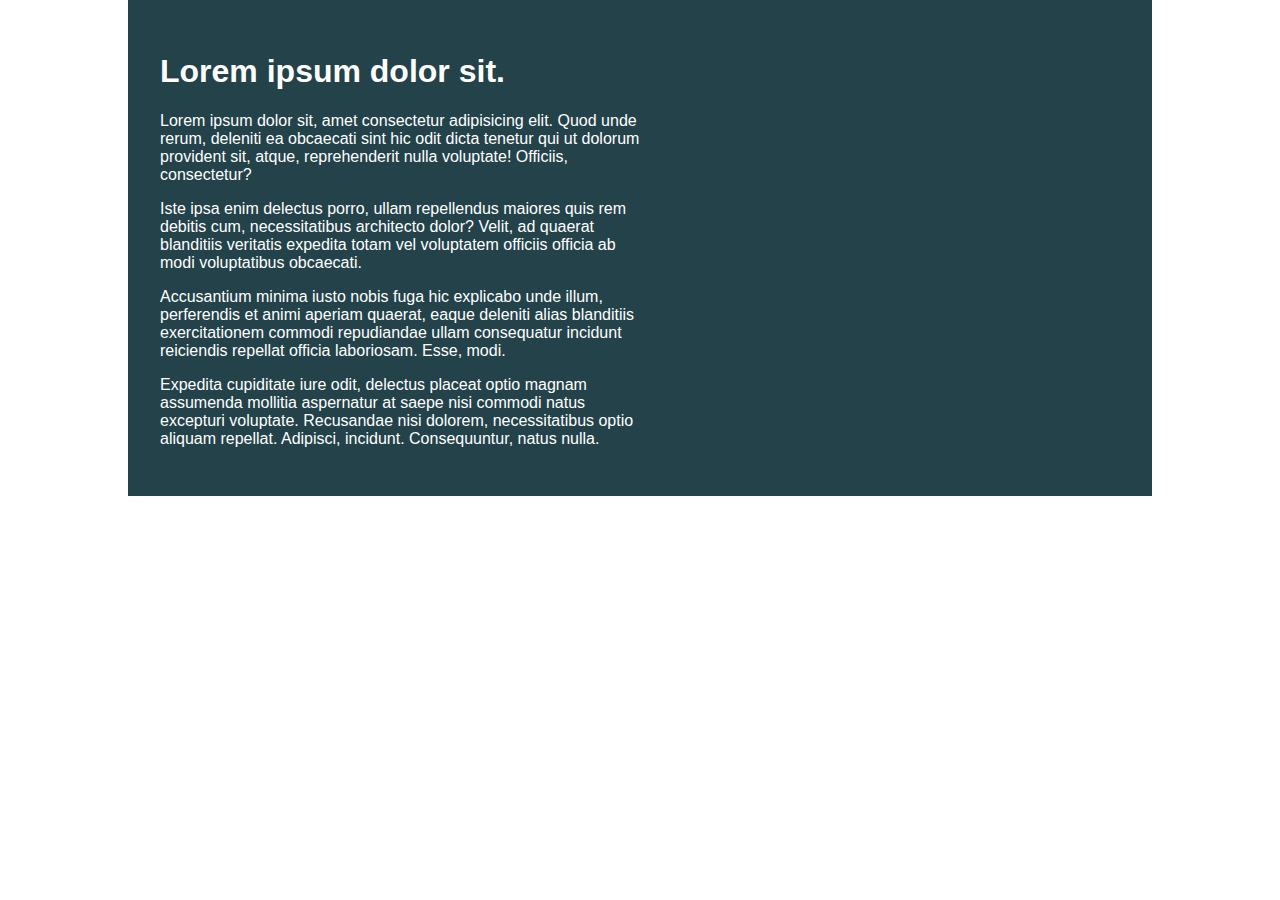
<file: challenge1/index.html>
<!DOCTYPE html>
<html lang="en">
  <head>
    <meta charset="UTF-8" />
    <meta name="viewport" content="width=device-width, initial-scale=1.0" />
    <title>Day 01</title>

    <link rel="stylesheet" href="style.css" />
  </head>

  <body>
    <div class="container">
      <div class="intro-content">
        <h1>Lorem ipsum dolor sit.</h1>
        <p>
          Lorem ipsum dolor sit, amet consectetur adipisicing elit. Quod unde
          rerum, deleniti ea obcaecati sint hic odit dicta tenetur qui ut
          dolorum provident sit, atque, reprehenderit nulla voluptate! Officiis,
          consectetur?
        </p>
        <p>
          Iste ipsa enim delectus porro, ullam repellendus maiores quis rem
          debitis cum, necessitatibus architecto dolor? Velit, ad quaerat
          blanditiis veritatis expedita totam vel voluptatem officiis officia ab
          modi voluptatibus obcaecati.
        </p>
        <p>
          Accusantium minima iusto nobis fuga hic explicabo unde illum,
          perferendis et animi aperiam quaerat, eaque deleniti alias blanditiis
          exercitationem commodi repudiandae ullam consequatur incidunt
          reiciendis repellat officia laboriosam. Esse, modi.
        </p>
        <p>
          Expedita cupiditate iure odit, delectus placeat optio magnam assumenda
          mollitia aspernatur at saepe nisi commodi natus excepturi voluptate.
          Recusandae nisi dolorem, necessitatibus optio aliquam repellat.
          Adipisci, incidunt. Consequuntur, natus nulla.
        </p>
      </div>
    </div>
  </body>
</html>
</file>
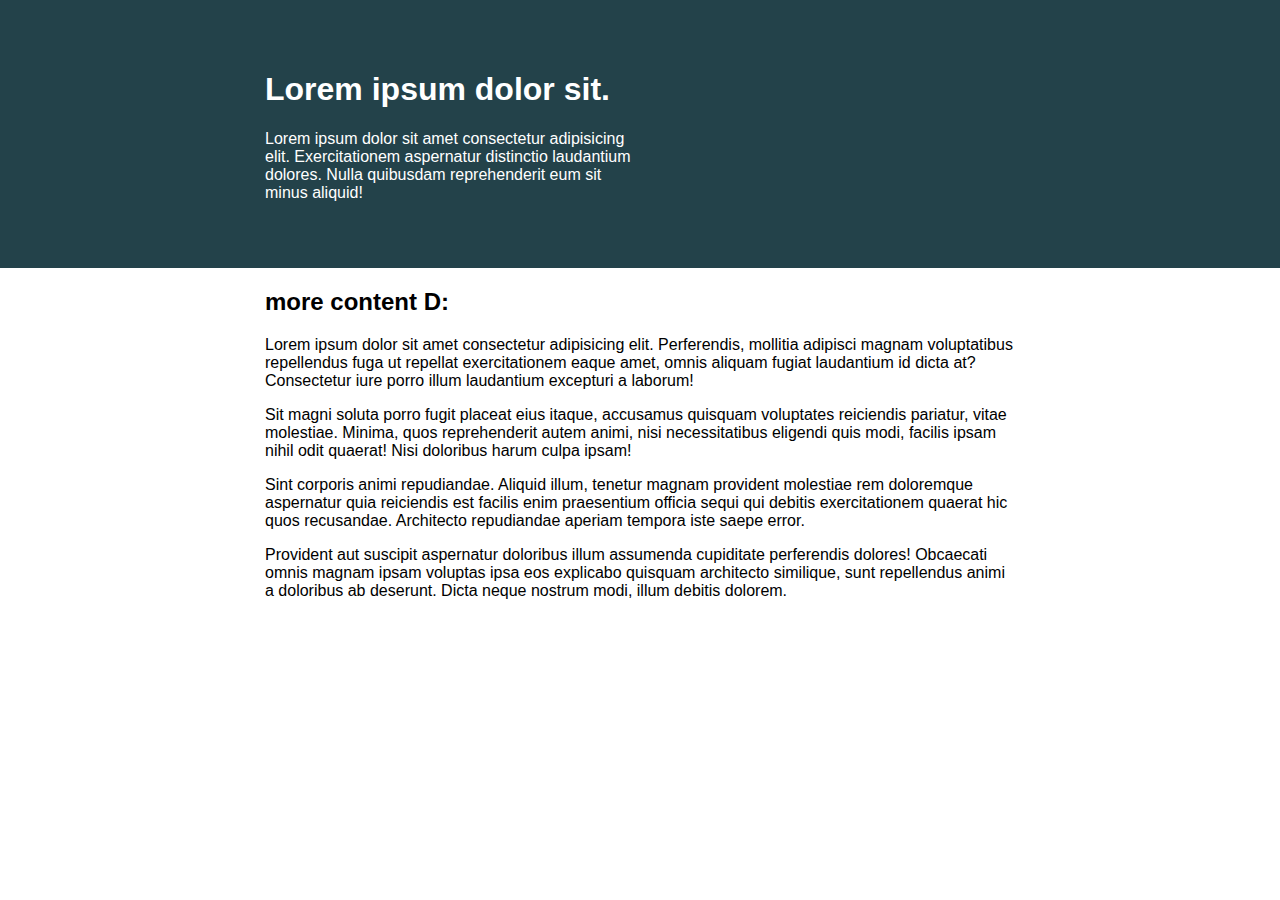
<file: challenge2/index.html>
<!DOCTYPE html>
<html lang="en">
  <head>
    <meta charset="UTF-8" />
    <meta name="viewport" content="width=device-width, initial-scale=1.0" />
    <title>Day 01</title>

    <link rel="stylesheet" href="style.css" />
  </head>
  <body>
    <div class="container">
      <div class="content">
        <div class="half-col">
          <h1>Lorem ipsum dolor sit.</h1>
          <p>
            Lorem ipsum dolor sit amet consectetur adipisicing elit.
            Exercitationem aspernatur distinctio laudantium dolores. Nulla
            quibusdam reprehenderit eum sit minus aliquid!
          </p>
        </div>
      </div>
    </div>

    <div class="content">
      <h2>more content D:</h2>
      <p>
        Lorem ipsum dolor sit amet consectetur adipisicing elit. Perferendis,
        mollitia adipisci magnam voluptatibus repellendus fuga ut repellat
        exercitationem eaque amet, omnis aliquam fugiat laudantium id dicta at?
        Consectetur iure porro illum laudantium excepturi a laborum!
      </p>
      <p>
        Sit magni soluta porro fugit placeat eius itaque, accusamus quisquam
        voluptates reiciendis pariatur, vitae molestiae. Minima, quos
        reprehenderit autem animi, nisi necessitatibus eligendi quis modi,
        facilis ipsam nihil odit quaerat! Nisi doloribus harum culpa ipsam!
      </p>
      <p>
        Sint corporis animi repudiandae. Aliquid illum, tenetur magnam provident
        molestiae rem doloremque aspernatur quia reiciendis est facilis enim
        praesentium officia sequi qui debitis exercitationem quaerat hic quos
        recusandae. Architecto repudiandae aperiam tempora iste saepe error.
      </p>
      <p>
        Provident aut suscipit aspernatur doloribus illum assumenda cupiditate
        perferendis dolores! Obcaecati omnis magnam ipsam voluptas ipsa eos
        explicabo quisquam architecto similique, sunt repellendus animi a
        doloribus ab deserunt. Dicta neque nostrum modi, illum debitis dolorem.
      </p>
    </div>
  </body>
</html>
</file>
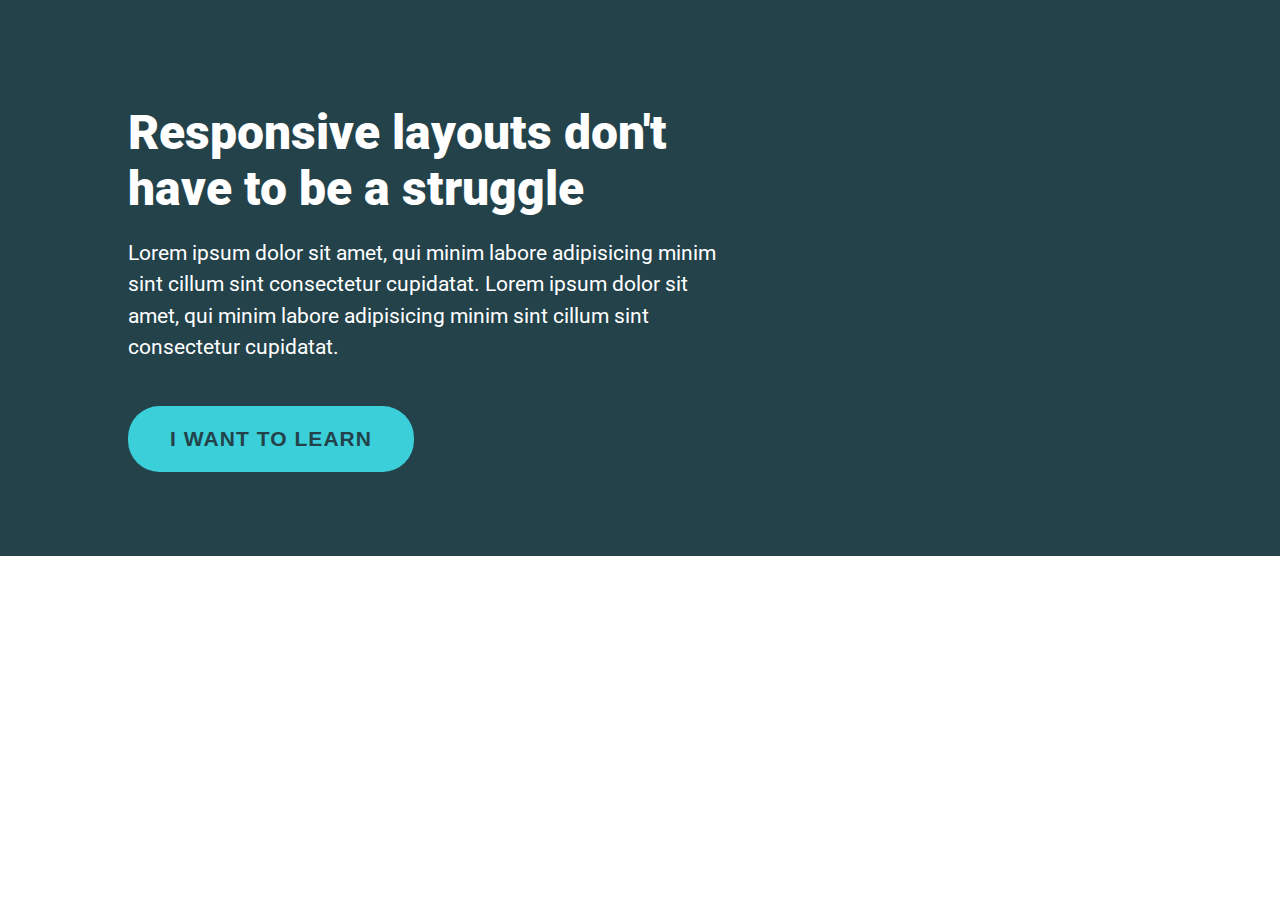
<file: challenge3/index.html>
<!DOCTYPE html>
<html lang="en">
  <head>
    <title>Challenge 3</title>
    <meta charset="UTF-8" />
    <meta name="viewport" content="width=device-width, initial-scale=1" />
    <link href="style.css" rel="stylesheet" />
    <link rel="preconnect" href="https://fonts.googleapis.com" />
    <link rel="preconnect" href="https://fonts.gstatic.com" crossorigin />
    <link
      href="https://fonts.googleapis.com/css2?family=Roboto:wght@400;700;900&display=swap"
      rel="stylesheet"
    />
  </head>
  <body>
    <div class="hero">
      <div class="container">
        <div class="column">
          <h1>Responsive layouts don't have to be a struggle</h1>
          <p>
            Lorem ipsum dolor sit amet, qui minim labore adipisicing minim sint
            cillum sint consectetur cupidatat. Lorem ipsum dolor sit amet, qui
            minim labore adipisicing minim sint cillum sint consectetur
            cupidatat.
          </p>
          <button class="btn">I WANT TO LEARN</button>
        </div>
      </div>
    </div>
  </body>
</html>
</file>
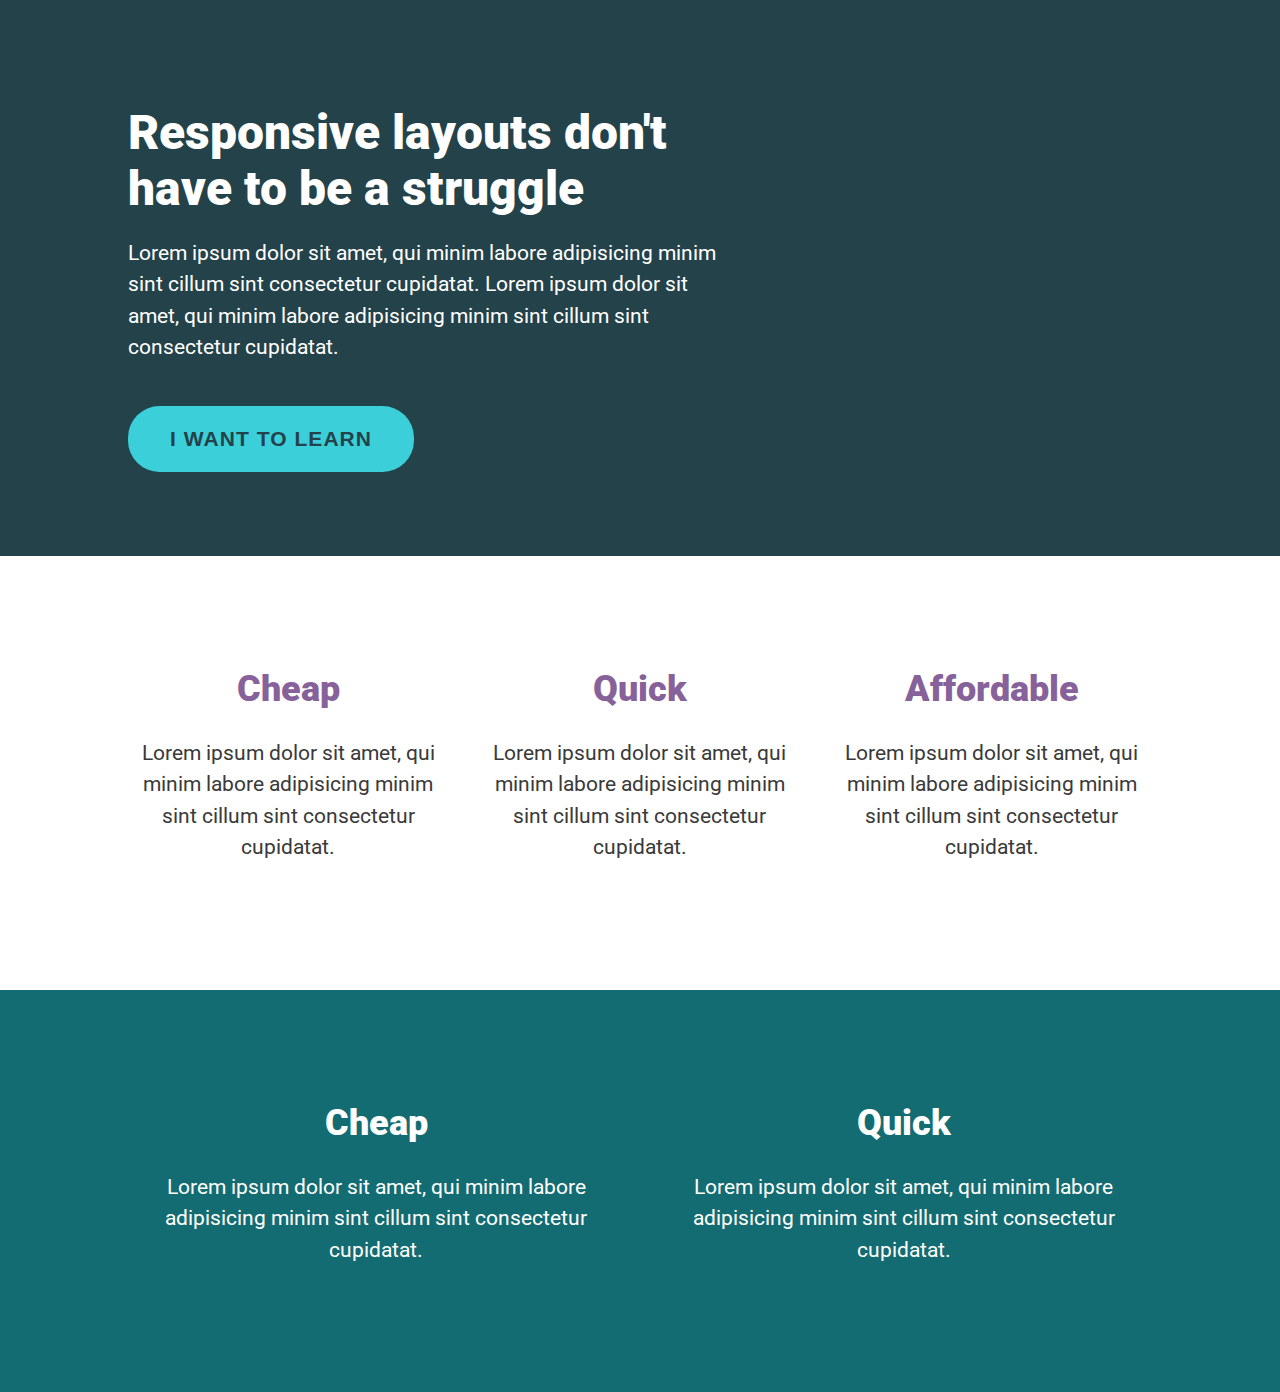
<file: challenge4/index.html>
<!DOCTYPE html>
<html lang="en">
  <head>
    <title>Challenge 4</title>
    <meta charset="UTF-8" />
    <meta name="viewport" content="width=device-width, initial-scale=1" />
    <link href="style.css" rel="stylesheet" />
    <link rel="preconnect" href="https://fonts.googleapis.com" />
    <link rel="preconnect" href="https://fonts.gstatic.com" crossorigin />
    <link
      href="https://fonts.googleapis.com/css2?family=Roboto:wght@400;700;900&display=swap"
      rel="stylesheet"
    />
  </head>
  <body>
    <section class="hero card">
      <div class="container">
        <div class="col">
          <h1>Responsive layouts don't have to be a struggle</h1>
          <p>
            Lorem ipsum dolor sit amet, qui minim labore adipisicing minim sint
            cillum sint consectetur cupidatat. Lorem ipsum dolor sit amet, qui
            minim labore adipisicing minim sint cillum sint consectetur
            cupidatat.
          </p>
          <button class="btn">I WANT TO LEARN</button>
        </div>
      </div>
    </section>
    <section class="mero card">
      <div class="container row">
        <div class="col">
          <h2>Cheap</h2>
          <p>
            Lorem ipsum dolor sit amet, qui minim labore adipisicing minim sint
            cillum sint consectetur cupidatat.
          </p>
        </div>
        <div class="col">
          <h2>Quick</h2>
          <p>
            Lorem ipsum dolor sit amet, qui minim labore adipisicing minim sint
            cillum sint consectetur cupidatat.
          </p>
        </div>
        <div class="col">
          <h2>Affordable</h2>
          <p>
            Lorem ipsum dolor sit amet, qui minim labore adipisicing minim sint
            cillum sint consectetur cupidatat.
          </p>
        </div>
      </div>
    </section>
    <section class="zero card">
      <div class="container row">
        <div class="col">
          <h2>Cheap</h2>
          <p>
            Lorem ipsum dolor sit amet, qui minim labore adipisicing minim sint
            cillum sint consectetur cupidatat.
          </p>
        </div>
        <div class="col">
          <h2>Quick</h2>
          <p>
            Lorem ipsum dolor sit amet, qui minim labore adipisicing minim sint
            cillum sint consectetur cupidatat.
          </p>
        </div>
      </div>
    </section>
  </body>
</html>
</file>
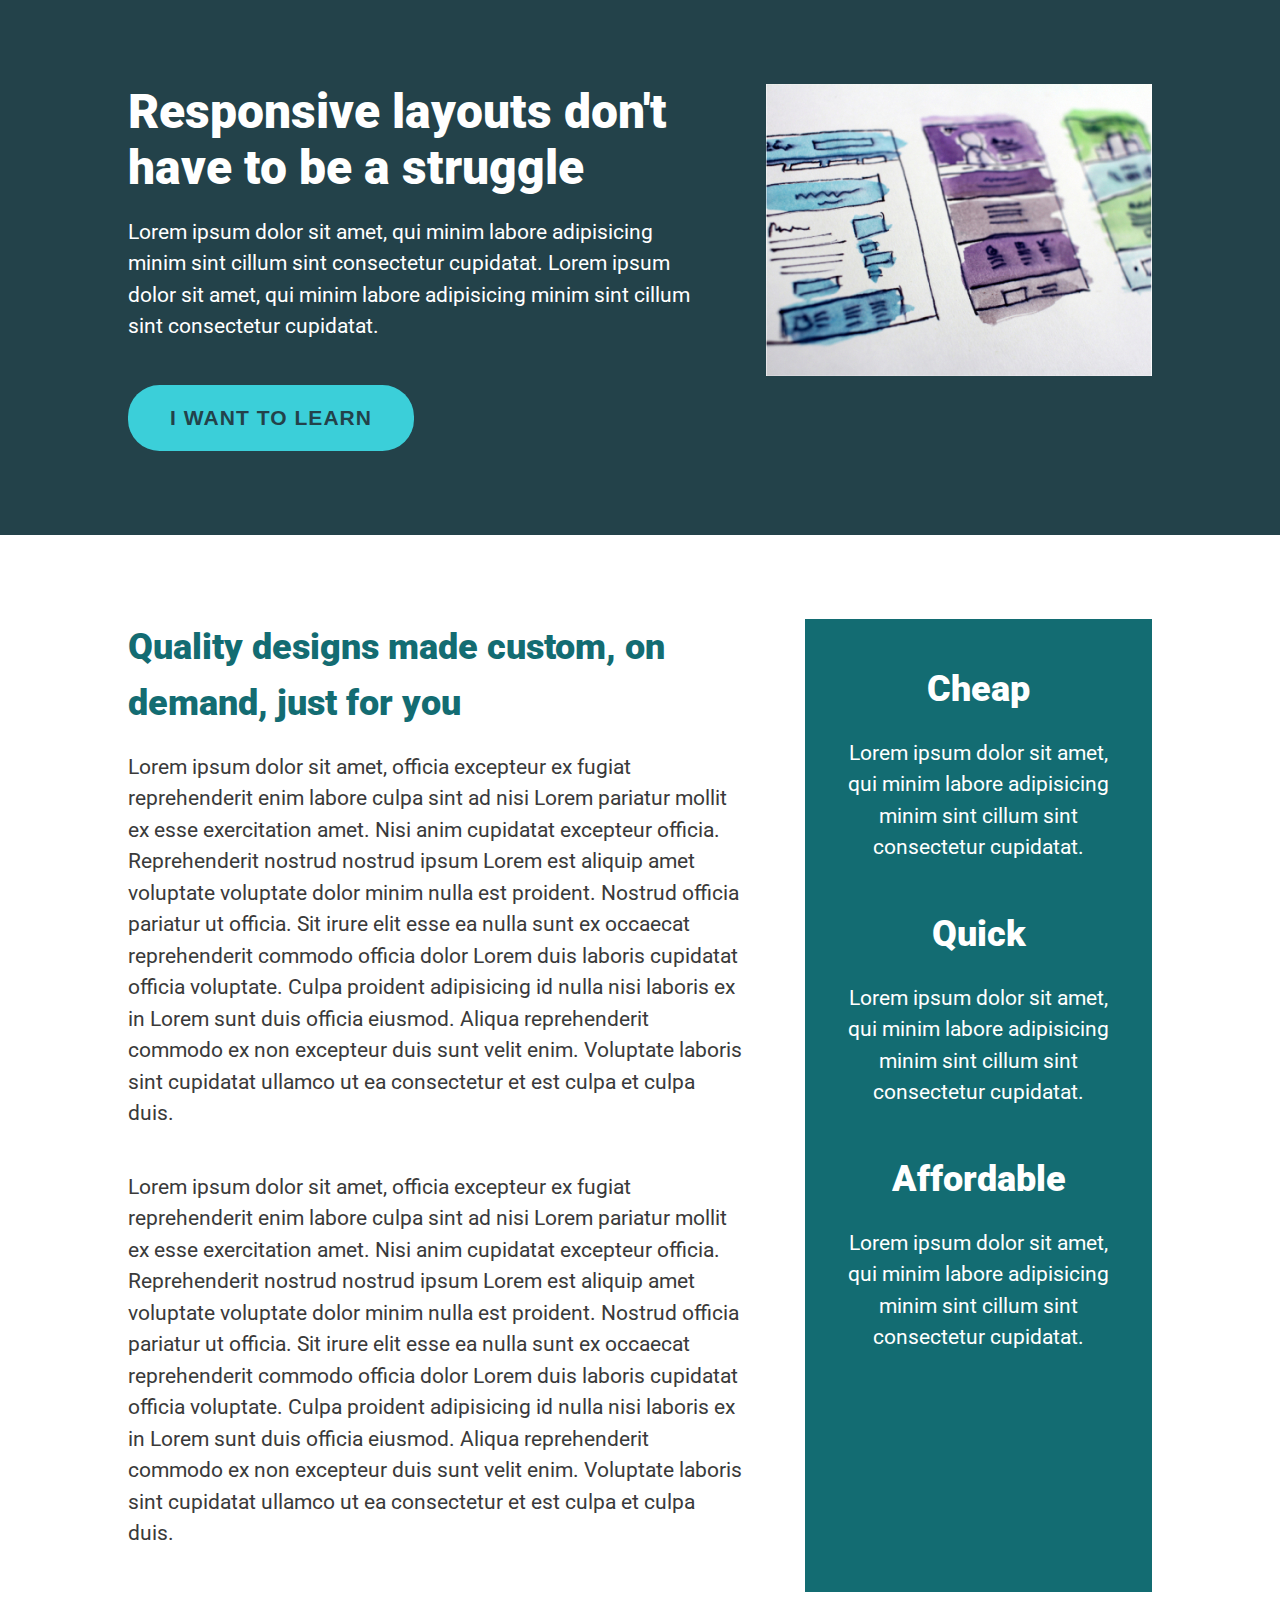
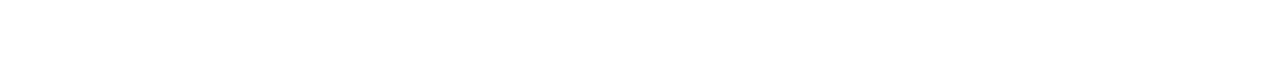
<file: challenge5/index.html>
<!DOCTYPE html>
<html lang="en">
  <head>
    <title>Challenge 5</title>
    <meta charset="UTF-8" />
    <meta name="viewport" content="width=device-width, initial-scale=1" />
    <link href="style.css" rel="stylesheet" />
    <link rel="preconnect" href="https://fonts.googleapis.com" />
    <link rel="preconnect" href="https://fonts.gstatic.com" crossorigin />
    <link
      href="https://fonts.googleapis.com/css2?family=Roboto:wght@400;700;900&display=swap"
      rel="stylesheet"
    />
  </head>
  <body>
    <header class="hero card">
      <div class="container row">
        <div class="item">
          <h1>Responsive layouts don't have to be a struggle</h1>
          <p>
            Lorem ipsum dolor sit amet, qui minim labore adipisicing minim sint
            cillum sint consectetur cupidatat. Lorem ipsum dolor sit amet, qui
            minim labore adipisicing minim sint cillum sint consectetur
            cupidatat.
          </p>
          <button class="btn">I WANT TO LEARN</button>
        </div>
        <img src="img/hero-img.jpg" alt="" />
      </div>
    </header>
    <main class="card">
      <div class="container row">
        <section class="primary-content">
          <h2>Quality designs made custom, on demand, just for you</h2>
          <p>
            Lorem ipsum dolor sit amet, officia excepteur ex fugiat
            reprehenderit enim labore culpa sint ad nisi Lorem pariatur mollit
            ex esse exercitation amet. Nisi anim cupidatat excepteur officia.
            Reprehenderit nostrud nostrud ipsum Lorem est aliquip amet voluptate
            voluptate dolor minim nulla est proident. Nostrud officia pariatur
            ut officia. Sit irure elit esse ea nulla sunt ex occaecat
            reprehenderit commodo officia dolor Lorem duis laboris cupidatat
            officia voluptate. Culpa proident adipisicing id nulla nisi laboris
            ex in Lorem sunt duis officia eiusmod. Aliqua reprehenderit commodo
            ex non excepteur duis sunt velit enim. Voluptate laboris sint
            cupidatat ullamco ut ea consectetur et est culpa et culpa duis.
          </p>
          <p>
            Lorem ipsum dolor sit amet, officia excepteur ex fugiat
            reprehenderit enim labore culpa sint ad nisi Lorem pariatur mollit
            ex esse exercitation amet. Nisi anim cupidatat excepteur officia.
            Reprehenderit nostrud nostrud ipsum Lorem est aliquip amet voluptate
            voluptate dolor minim nulla est proident. Nostrud officia pariatur
            ut officia. Sit irure elit esse ea nulla sunt ex occaecat
            reprehenderit commodo officia dolor Lorem duis laboris cupidatat
            officia voluptate. Culpa proident adipisicing id nulla nisi laboris
            ex in Lorem sunt duis officia eiusmod. Aliqua reprehenderit commodo
            ex non excepteur duis sunt velit enim. Voluptate laboris sint
            cupidatat ullamco ut ea consectetur et est culpa et culpa duis.
          </p>
        </section>
        <aside class="sidebar inner-card">
          <div class="item">
            <h2>Cheap</h2>
            <p>
              Lorem ipsum dolor sit amet, qui minim labore adipisicing minim
              sint cillum sint consectetur cupidatat.
            </p>
          </div>
          <div class="item">
            <h2>Quick</h2>
            <p>
              Lorem ipsum dolor sit amet, qui minim labore adipisicing minim
              sint cillum sint consectetur cupidatat.
            </p>
          </div>
          <div class="item">
            <h2>Affordable</h2>
            <p>
              Lorem ipsum dolor sit amet, qui minim labore adipisicing minim
              sint cillum sint consectetur cupidatat.
            </p>
          </div>
        </aside>
      </div>
    </main>
  </body>
</html>
</file>
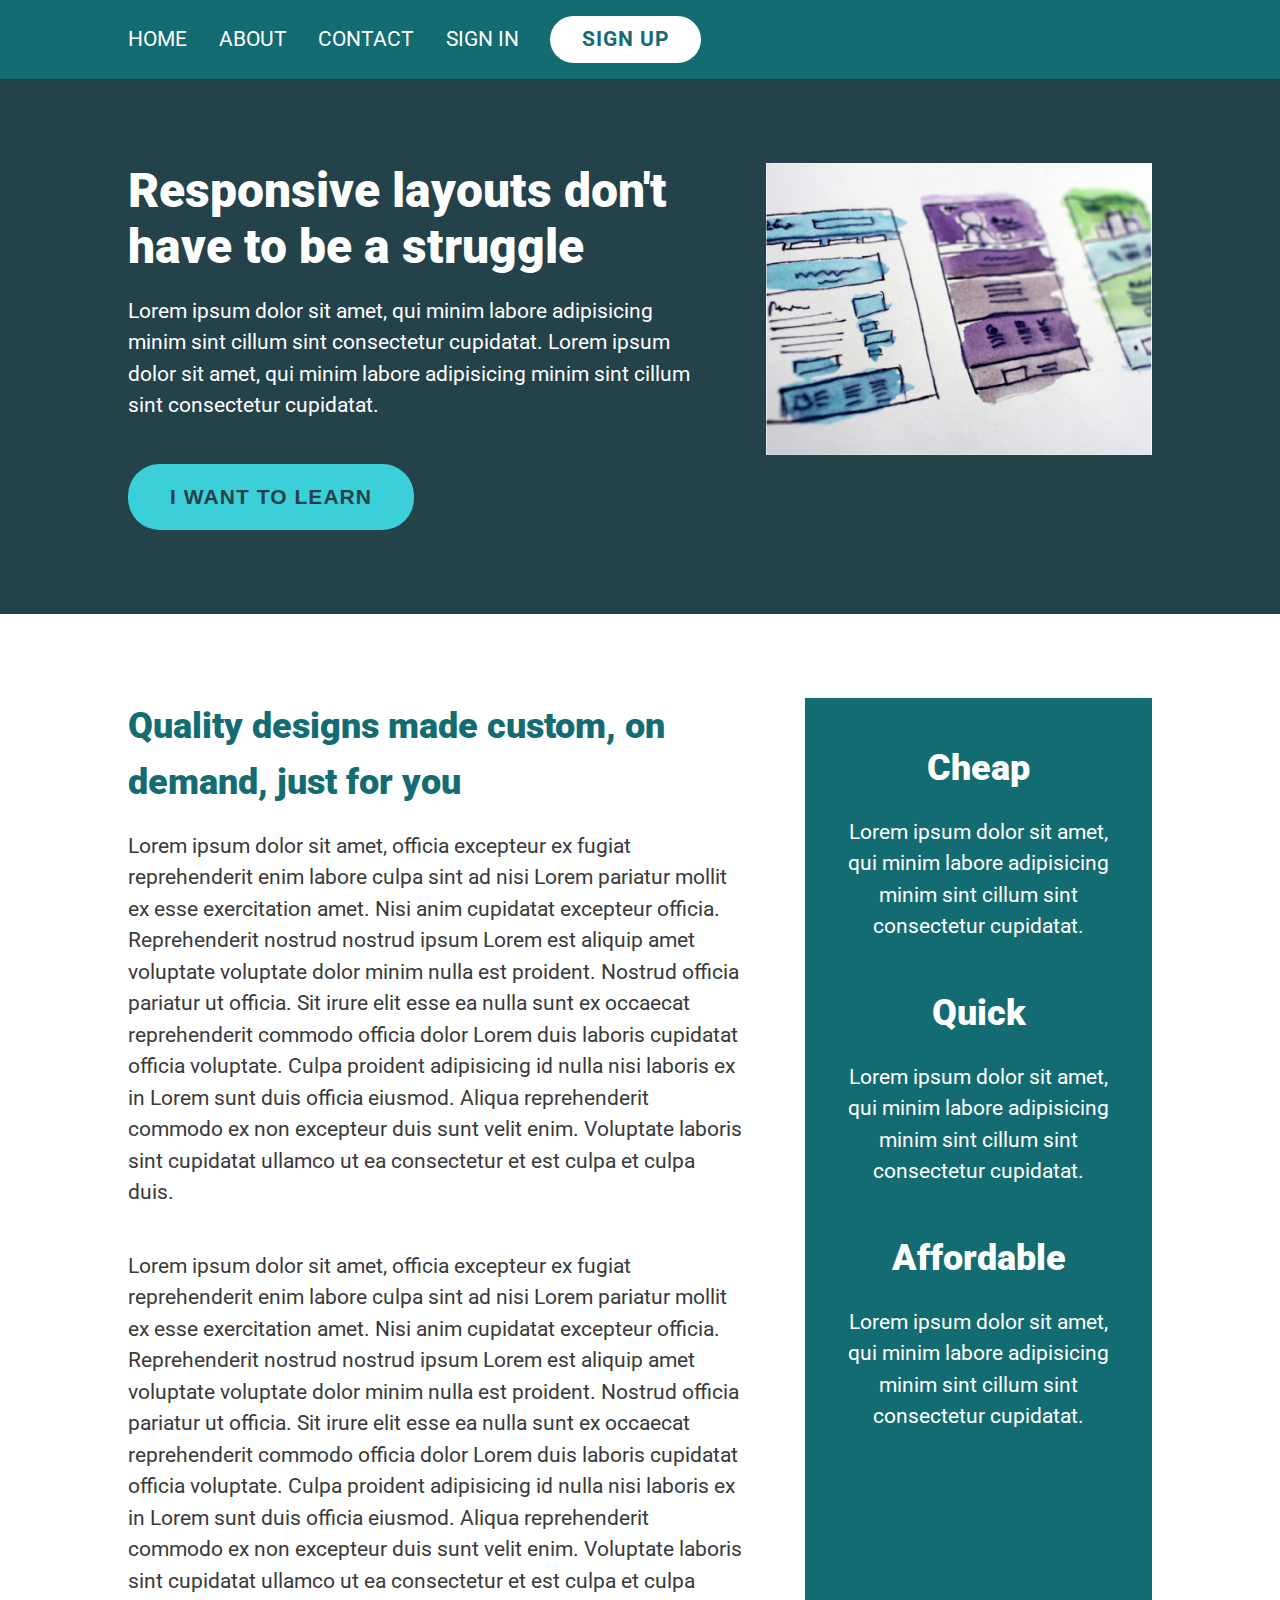
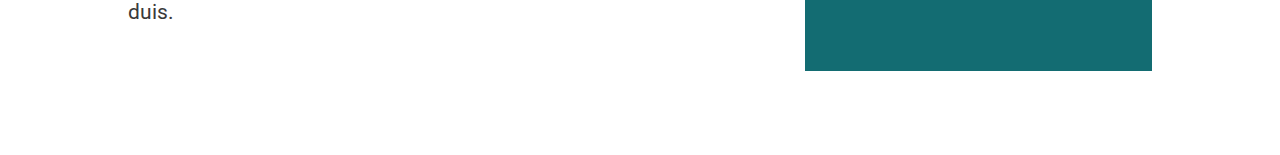
<file: challenge6/index.html>
<!DOCTYPE html>
<html lang="en">
  <head>
    <title>Challenge 5</title>
    <meta charset="UTF-8" />
    <meta name="viewport" content="width=device-width, initial-scale=1" />
    <link href="style.css" rel="stylesheet" />
    <link rel="preconnect" href="https://fonts.googleapis.com" />
    <link rel="preconnect" href="https://fonts.gstatic.com" crossorigin />
    <link
      href="https://fonts.googleapis.com/css2?family=Roboto:wght@400;700;900&display=swap"
      rel="stylesheet"
    />
  </head>
  <body>
    <header class="header narrow-card">
      <nav class="nav container">
        <ul role="list">
          <li><a href="#" class="">Home</a></li>
          <li><a href="#" class="">About</a></li>
          <li><a href="#" class="">Contact</a></li>
          <li><a href="#" class="">Sign in</a></li>
          <li><a href="#" class="btn">Sign up</a></li>
        </ul>
      </nav>
    </header>
    <section class="hero card">
      <div class="container row">
        <div class="item">
          <h1>Responsive layouts don't have to be a struggle</h1>
          <p>
            Lorem ipsum dolor sit amet, qui minim labore adipisicing minim sint
            cillum sint consectetur cupidatat. Lorem ipsum dolor sit amet, qui
            minim labore adipisicing minim sint cillum sint consectetur
            cupidatat.
          </p>
          <button class="btn">I WANT TO LEARN</button>
        </div>
        <img src="img/hero-img.jpg" alt="" />
      </div>
    </section>
    <main class="card">
      <div class="container row">
        <section class="primary-content">
          <h2>Quality designs made custom, on demand, just for you</h2>
          <p>
            Lorem ipsum dolor sit amet, officia excepteur ex fugiat
            reprehenderit enim labore culpa sint ad nisi Lorem pariatur mollit
            ex esse exercitation amet. Nisi anim cupidatat excepteur officia.
            Reprehenderit nostrud nostrud ipsum Lorem est aliquip amet voluptate
            voluptate dolor minim nulla est proident. Nostrud officia pariatur
            ut officia. Sit irure elit esse ea nulla sunt ex occaecat
            reprehenderit commodo officia dolor Lorem duis laboris cupidatat
            officia voluptate. Culpa proident adipisicing id nulla nisi laboris
            ex in Lorem sunt duis officia eiusmod. Aliqua reprehenderit commodo
            ex non excepteur duis sunt velit enim. Voluptate laboris sint
            cupidatat ullamco ut ea consectetur et est culpa et culpa duis.
          </p>
          <p>
            Lorem ipsum dolor sit amet, officia excepteur ex fugiat
            reprehenderit enim labore culpa sint ad nisi Lorem pariatur mollit
            ex esse exercitation amet. Nisi anim cupidatat excepteur officia.
            Reprehenderit nostrud nostrud ipsum Lorem est aliquip amet voluptate
            voluptate dolor minim nulla est proident. Nostrud officia pariatur
            ut officia. Sit irure elit esse ea nulla sunt ex occaecat
            reprehenderit commodo officia dolor Lorem duis laboris cupidatat
            officia voluptate. Culpa proident adipisicing id nulla nisi laboris
            ex in Lorem sunt duis officia eiusmod. Aliqua reprehenderit commodo
            ex non excepteur duis sunt velit enim. Voluptate laboris sint
            cupidatat ullamco ut ea consectetur et est culpa et culpa duis.
          </p>
        </section>
        <aside class="sidebar inner-card">
          <div class="item">
            <h2>Cheap</h2>
            <p>
              Lorem ipsum dolor sit amet, qui minim labore adipisicing minim
              sint cillum sint consectetur cupidatat.
            </p>
          </div>
          <div class="item">
            <h2>Quick</h2>
            <p>
              Lorem ipsum dolor sit amet, qui minim labore adipisicing minim
              sint cillum sint consectetur cupidatat.
            </p>
          </div>
          <div class="item">
            <h2>Affordable</h2>
            <p>
              Lorem ipsum dolor sit amet, qui minim labore adipisicing minim
              sint cillum sint consectetur cupidatat.
            </p>
          </div>
        </aside>
      </div>
    </main>
  </body>
</html>
</file>
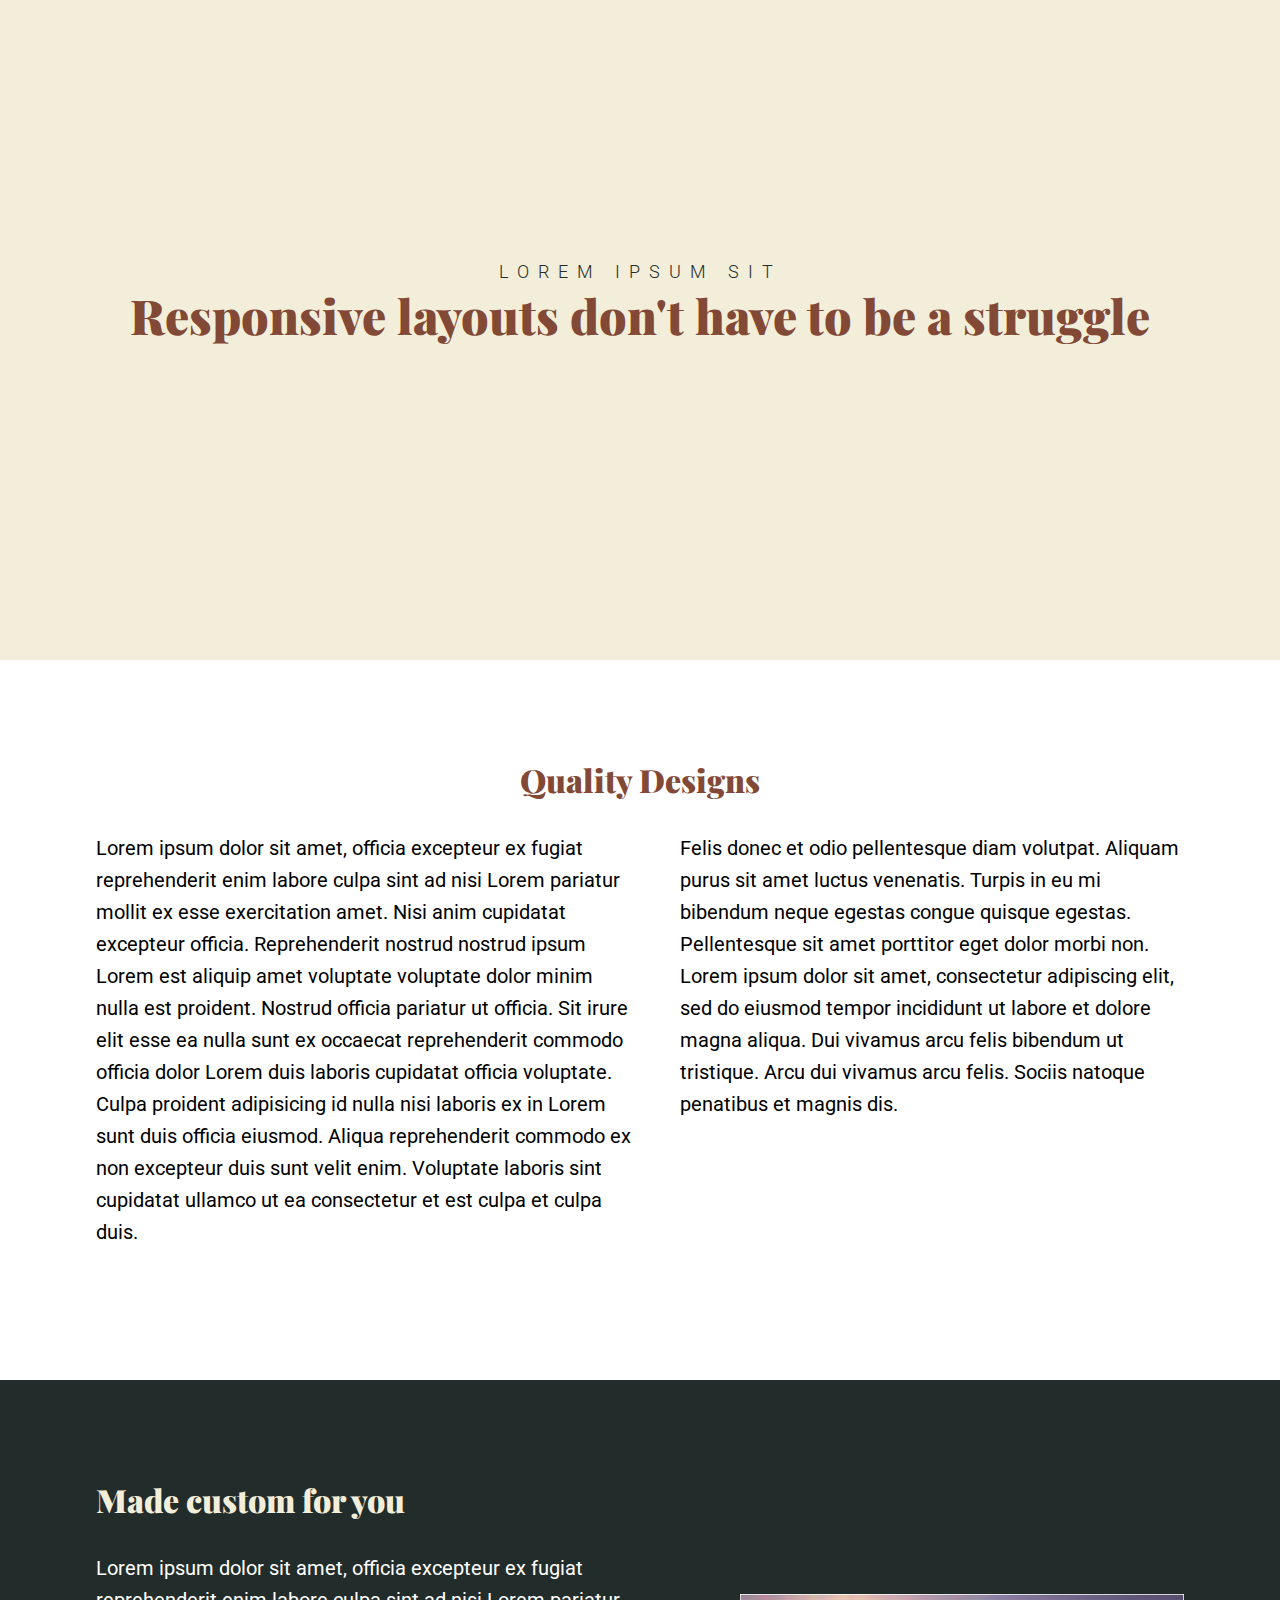
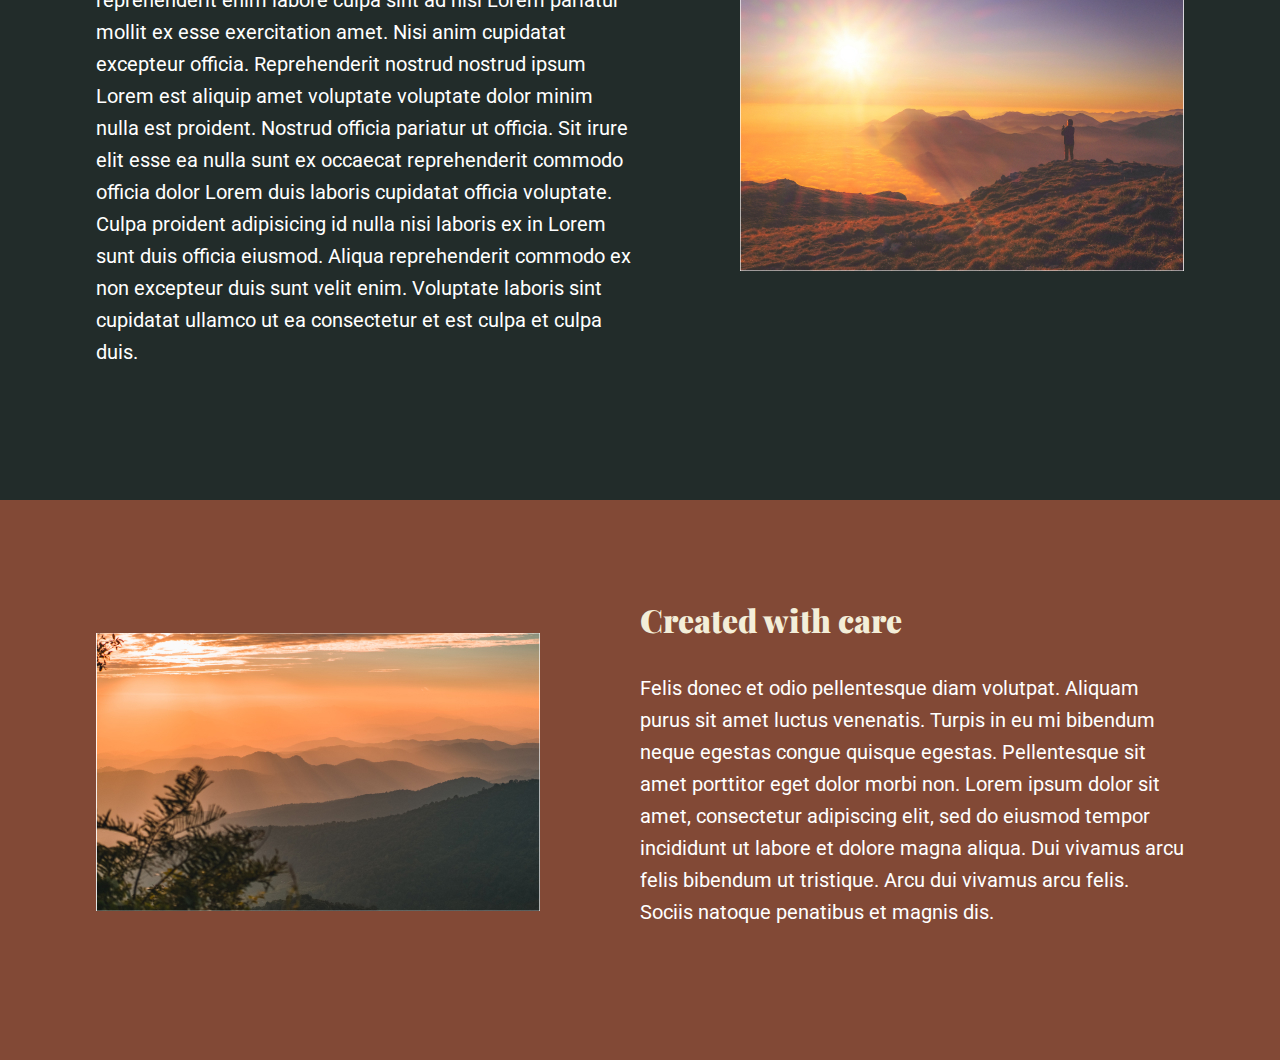
<file: challenge7/index.html>
<!DOCTYPE html>
<html lang="en">
  <head>
    <title>Challenge 7 (with extras)</title>
    <meta charset="UTF-8" />
    <meta name="viewport" content="width=device-width, initial-scale=1" />
    <link href="style.css" rel="stylesheet" />
    <link rel="preconnect" href="https://fonts.googleapis.com" />
    <link rel="preconnect" href="https://fonts.gstatic.com" crossorigin />
    <link
      href="https://fonts.googleapis.com/css2?family=Playfair+Display:wght@900&family=Roboto:wght@300;400&display=swap"
      rel="stylesheet"
    />
    <script src="http://files.keyes.ie/things/baseliner/baseliner-latest.min.js"></script>
    <script>
      window.onload = function () {
        baseliner = new Baseliner({gridColor: 'red'});
      };
    </script>
  </head>
  <body>
    <section class="section-1 card">
      <div class="container">
        <span>Lorem Ipsum Sit</span>
        <h1>Responsive layouts don't have to be a struggle</h1>
      </div>
    </section>
    <section class="section-2 card">
      <div class="container">
        <h2>Quality Designs</h2>
        <div class="flex-row two-column">
          <p>
            Lorem ipsum dolor sit amet, officia excepteur ex fugiat
            reprehenderit enim labore culpa sint ad nisi Lorem pariatur mollit
            ex esse exercitation amet. Nisi anim cupidatat excepteur officia.
            Reprehenderit nostrud nostrud ipsum Lorem est aliquip amet voluptate
            voluptate dolor minim nulla est proident. Nostrud officia pariatur
            ut officia. Sit irure elit esse ea nulla sunt ex occaecat
            reprehenderit commodo officia dolor Lorem duis laboris cupidatat
            officia voluptate. Culpa proident adipisicing id nulla nisi laboris
            ex in Lorem sunt duis officia eiusmod. Aliqua reprehenderit commodo
            ex non excepteur duis sunt velit enim. Voluptate laboris sint
            cupidatat ullamco ut ea consectetur et est culpa et culpa duis.
          </p>
          <p>
            Felis donec et odio pellentesque diam volutpat. Aliquam purus sit
            amet luctus venenatis. Turpis in eu mi bibendum neque egestas congue
            quisque egestas. Pellentesque sit amet porttitor eget dolor morbi
            non. Lorem ipsum dolor sit amet, consectetur adipiscing elit, sed do
            eiusmod tempor incididunt ut labore et dolore magna aliqua. Dui
            vivamus arcu felis bibendum ut tristique. Arcu dui vivamus arcu
            felis. Sociis natoque penatibus et magnis dis.
          </p>
        </div>
      </div>
    </section>
    <section class="section-3 card">
      <div class="container">
        <div class="flex-row two-column">
          <div>
            <h2>Made custom for you</h2>
            <p>
              Lorem ipsum dolor sit amet, officia excepteur ex fugiat
              reprehenderit enim labore culpa sint ad nisi Lorem pariatur mollit
              ex esse exercitation amet. Nisi anim cupidatat excepteur officia.
              Reprehenderit nostrud nostrud ipsum Lorem est aliquip amet
              voluptate voluptate dolor minim nulla est proident. Nostrud
              officia pariatur ut officia. Sit irure elit esse ea nulla sunt ex
              occaecat reprehenderit commodo officia dolor Lorem duis laboris
              cupidatat officia voluptate. Culpa proident adipisicing id nulla
              nisi laboris ex in Lorem sunt duis officia eiusmod. Aliqua
              reprehenderit commodo ex non excepteur duis sunt velit enim.
              Voluptate laboris sint cupidatat ullamco ut ea consectetur et est
              culpa et culpa duis.
            </p>
          </div>
          <img src="./assets/image-01.jpg" alt="" />
        </div>
      </div>
    </section>
    <section class="section-4 card">
      <div class="container">
        <div class="flex-row two-column">
          <img src="./assets/image-02.jpg" alt="" />
          <div>
            <h2>Created with care</h2>
            <p>
              Felis donec et odio pellentesque diam volutpat. Aliquam purus sit
              amet luctus venenatis. Turpis in eu mi bibendum neque egestas
              congue quisque egestas. Pellentesque sit amet porttitor eget dolor
              morbi non. Lorem ipsum dolor sit amet, consectetur adipiscing
              elit, sed do eiusmod tempor incididunt ut labore et dolore magna
              aliqua. Dui vivamus arcu felis bibendum ut tristique. Arcu dui
              vivamus arcu felis. Sociis natoque penatibus et magnis dis.
            </p>
          </div>
        </div>
      </div>
    </section>
  </body>
</html>
</file>
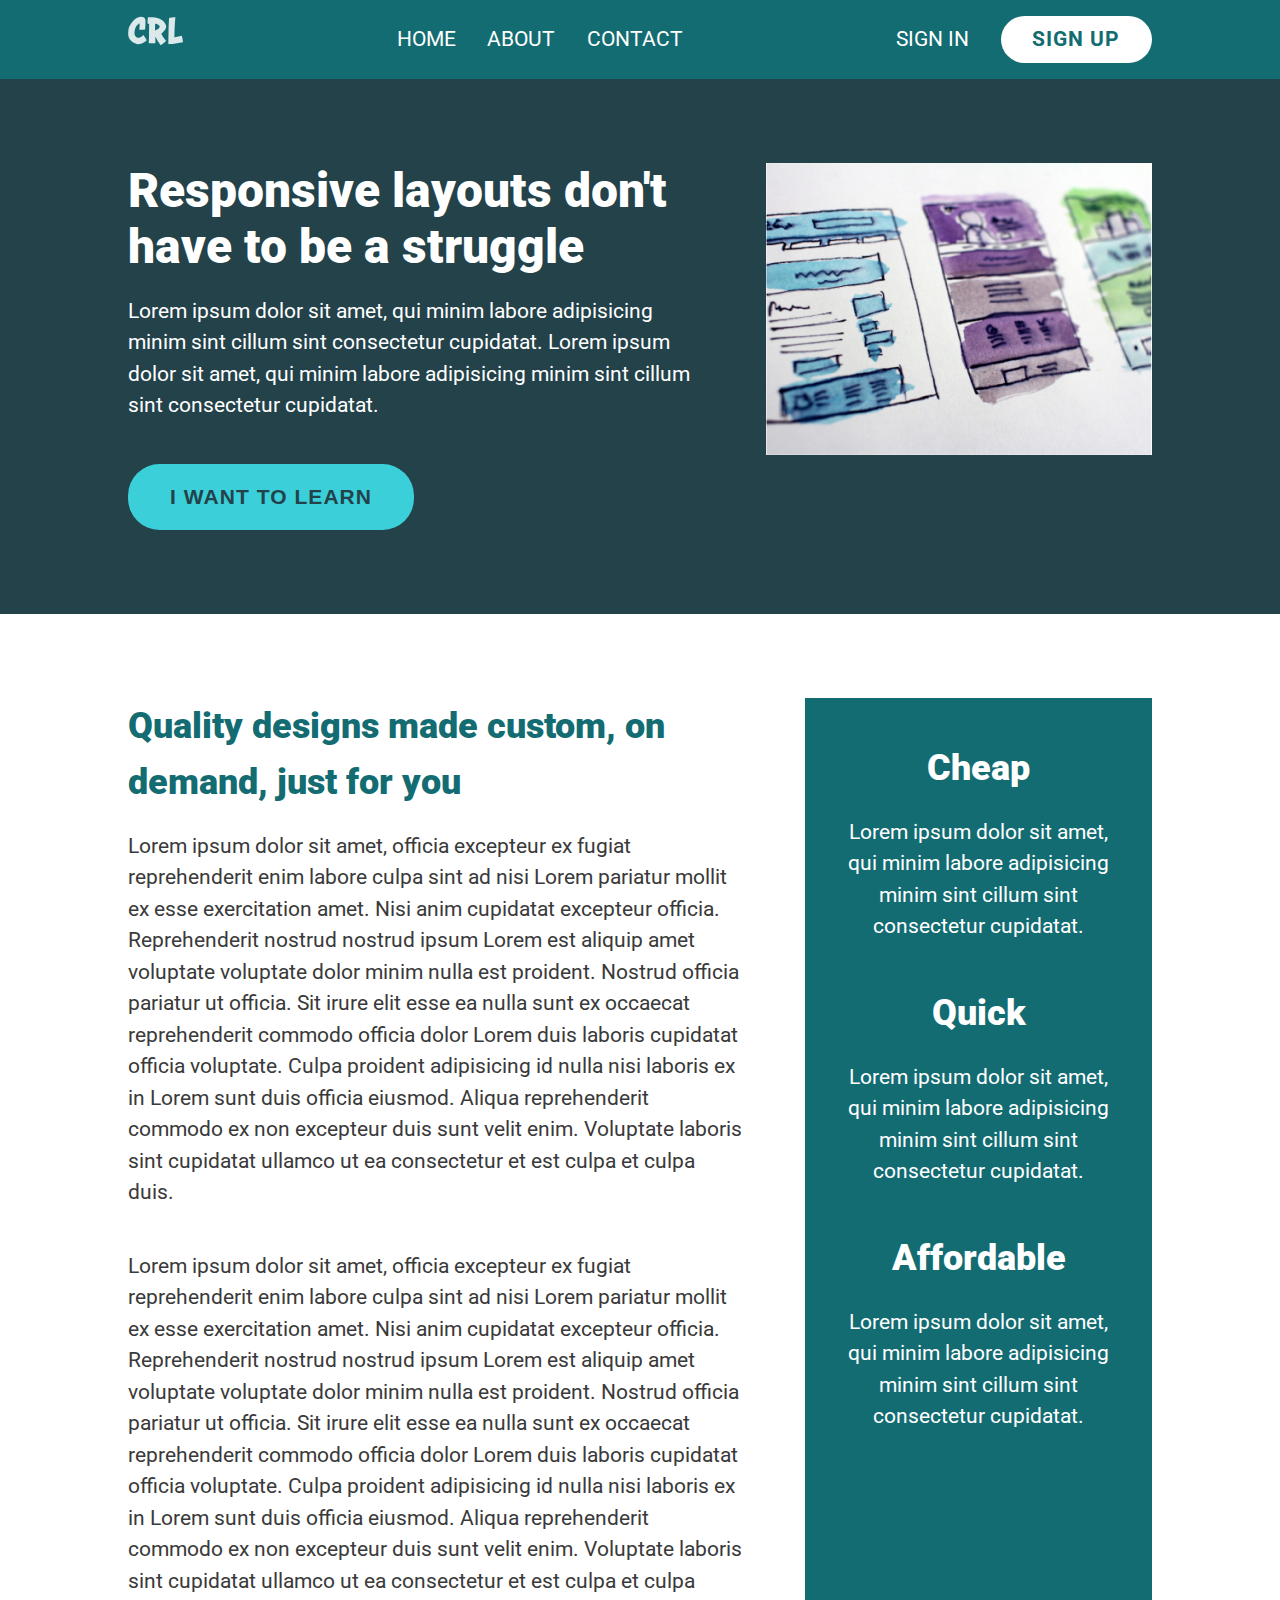
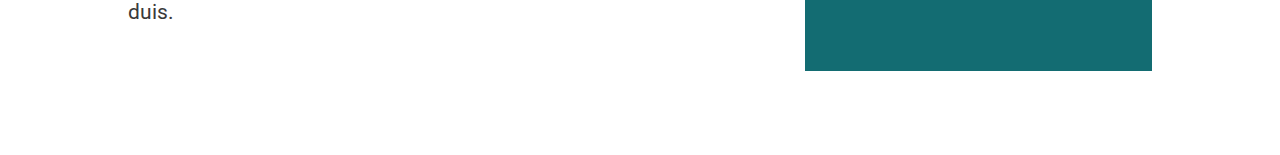
<file: challenge8/index.html>
<!DOCTYPE html>
<html lang="en">
  <head>
    <title>Challenge 6</title>
    <meta charset="UTF-8" />
    <meta name="viewport" content="width=device-width, initial-scale=1" />
    <link href="style.css" rel="stylesheet" />
    <link rel="preconnect" href="https://fonts.googleapis.com" />
    <link rel="preconnect" href="https://fonts.gstatic.com" crossorigin />
    <link
      href="https://fonts.googleapis.com/css2?family=Roboto:wght@400;700;900&display=swap"
      rel="stylesheet"
    />
  </head>
  <body>
    <header class="header narrow-card">
      <nav class="nav container row">
        <a class="logo" href="#">
          <img src="./img/logo.svg" alt="">
        </a>
        <ul role="list">
          <li><a href="#" class="">Home</a></li>
          <li><a href="#" class="">About</a></li>
          <li><a href="#" class="">Contact</a></li>
        </ul>
        <ul role="list">
          <li><a href="#" class="">Sign in</a></li>
          <li><a href="#" class="btn">Sign up</a></li>
        </ul>
      </nav>
    </header>
    <section class="hero card">
      <div class="container row">
        <div class="item">
          <h1>Responsive layouts don't have to be a struggle</h1>
          <p>
            Lorem ipsum dolor sit amet, qui minim labore adipisicing minim sint
            cillum sint consectetur cupidatat. Lorem ipsum dolor sit amet, qui
            minim labore adipisicing minim sint cillum sint consectetur
            cupidatat.
          </p>
          <button class="btn">I WANT TO LEARN</button>
        </div>
        <img src="img/hero-img.jpg" alt="" />
      </div>
    </section>
    <main class="card">
      <div class="container row">
        <section class="primary-content">
          <h2>Quality designs made custom, on demand, just for you</h2>
          <p>
            Lorem ipsum dolor sit amet, officia excepteur ex fugiat
            reprehenderit enim labore culpa sint ad nisi Lorem pariatur mollit
            ex esse exercitation amet. Nisi anim cupidatat excepteur officia.
            Reprehenderit nostrud nostrud ipsum Lorem est aliquip amet voluptate
            voluptate dolor minim nulla est proident. Nostrud officia pariatur
            ut officia. Sit irure elit esse ea nulla sunt ex occaecat
            reprehenderit commodo officia dolor Lorem duis laboris cupidatat
            officia voluptate. Culpa proident adipisicing id nulla nisi laboris
            ex in Lorem sunt duis officia eiusmod. Aliqua reprehenderit commodo
            ex non excepteur duis sunt velit enim. Voluptate laboris sint
            cupidatat ullamco ut ea consectetur et est culpa et culpa duis.
          </p>
          <p>
            Lorem ipsum dolor sit amet, officia excepteur ex fugiat
            reprehenderit enim labore culpa sint ad nisi Lorem pariatur mollit
            ex esse exercitation amet. Nisi anim cupidatat excepteur officia.
            Reprehenderit nostrud nostrud ipsum Lorem est aliquip amet voluptate
            voluptate dolor minim nulla est proident. Nostrud officia pariatur
            ut officia. Sit irure elit esse ea nulla sunt ex occaecat
            reprehenderit commodo officia dolor Lorem duis laboris cupidatat
            officia voluptate. Culpa proident adipisicing id nulla nisi laboris
            ex in Lorem sunt duis officia eiusmod. Aliqua reprehenderit commodo
            ex non excepteur duis sunt velit enim. Voluptate laboris sint
            cupidatat ullamco ut ea consectetur et est culpa et culpa duis.
          </p>
        </section>
        <aside class="sidebar inner-card">
          <div class="item">
            <h2>Cheap</h2>
            <p>
              Lorem ipsum dolor sit amet, qui minim labore adipisicing minim
              sint cillum sint consectetur cupidatat.
            </p>
          </div>
          <div class="item">
            <h2>Quick</h2>
            <p>
              Lorem ipsum dolor sit amet, qui minim labore adipisicing minim
              sint cillum sint consectetur cupidatat.
            </p>
          </div>
          <div class="item">
            <h2>Affordable</h2>
            <p>
              Lorem ipsum dolor sit amet, qui minim labore adipisicing minim
              sint cillum sint consectetur cupidatat.
            </p>
          </div>
        </aside>
      </div>
    </main>
  </body>
</html>
</file>
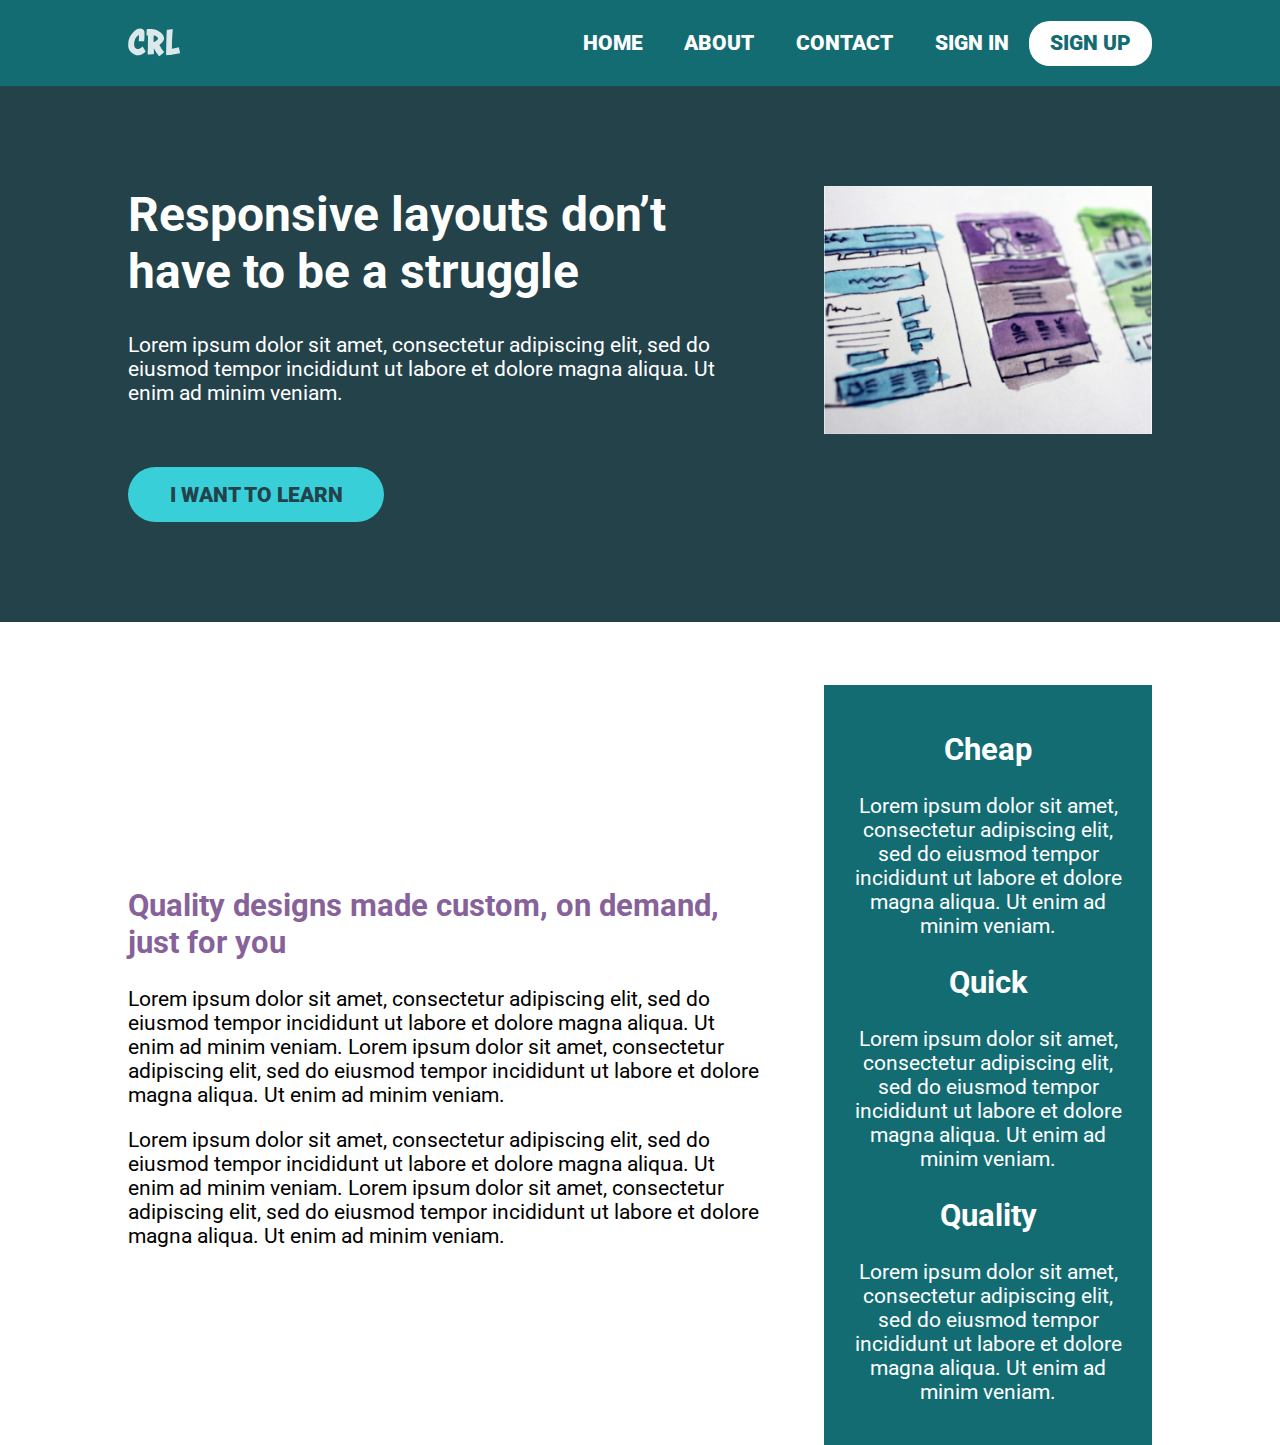
<file: challenge9/index.html>
<!DOCTYPE html>
<html lang="en">
<head>
    <meta charset="UTF-8">
    <meta name="viewport" content="width=device-width, initial-scale=1.0">
    <title>Conquering Responsive Layouts</title>
    <link href="https://fonts.googleapis.com/css2?family=Roboto:wght@400;900&display=swap" rel="stylesheet"> 
    <link rel="stylesheet" href="style.css">
</head>
<body>
    <header> 
        <div class="container row">
            <button class="nav-toggle" aria-label="open navigation">
                <span class="hamburger"></span>
            </button>
            <a class="logo" href="#">
                <img src="img/logo.svg" alt="conquering responsive layouts">
            </a>
            <nav class="nav">
                <ul role="list" class="nav__list nav__list--primary">
                    <li class="nav__item"><a href="#" class="nav__link">Home</a></li>
                    <li class="nav__item"><a href="#" class="nav__link">About</a></li>
                    <li class="nav__item"><a href="#" class="nav__link">Contact</a></li>
                </ul>
                <ul role="list" class="nav__list nav__list--secondary">
                    <li class="nav__item"><a href="#" class="nav__link">Sign In</a></li>
                    <li class="nav__item"><a href="#" class="nav__link nav__link--button">Sign up</a></li>
                </ul>
            </nav>
        </div>
    </header>
    
    <section class="hero">
        <div class="container row">
            <div class="hero__text">
                <h1>Responsive layouts don’t have to be a struggle</h1>
                <p>Lorem ipsum dolor sit amet, consectetur adipiscing elit, sed do eiusmod tempor incididunt ut labore et dolore magna aliqua. Ut enim ad minim veniam.</p>
                <a href="#" class="btn">I want to learn</a>
            </div>
            <img src="img/hero-img.jpg" alt="UX design sketches" class="hero__img">
        </div>
    </section> 

    <main class="main container row">
            <section class="primary-content">
                <h2 class="section-title">Quality designs made custom, on demand, just for you</h2>
                <p>Lorem ipsum dolor sit amet, consectetur adipiscing elit, sed do eiusmod tempor incididunt ut labore et dolore magna aliqua. Ut enim ad minim veniam. Lorem ipsum dolor sit amet, consectetur adipiscing elit, sed do eiusmod tempor incididunt ut labore et dolore magna aliqua. Ut enim ad minim veniam.</p>
                <p>Lorem ipsum dolor sit amet, consectetur adipiscing elit, sed do eiusmod tempor incididunt ut labore et dolore magna aliqua. Ut enim ad minim veniam. Lorem ipsum dolor sit amet, consectetur adipiscing elit, sed do eiusmod tempor incididunt ut labore et dolore magna aliqua. Ut enim ad minim veniam.</p>
            </section>
            <aside class="sidebar">
                <h2 class="sidebar-title">Cheap</h2>
                <p>Lorem ipsum dolor sit amet, consectetur adipiscing elit, sed do eiusmod tempor incididunt ut labore et dolore magna aliqua. Ut enim ad minim veniam.</p>

                <h2 class="sidebar-title">Quick</h2>
                <p>Lorem ipsum dolor sit amet, consectetur adipiscing elit, sed do eiusmod tempor incididunt ut labore et dolore magna aliqua. Ut enim ad minim veniam.</p>

                <h2 class="sidebar-title">Quality</h2>
                <p>Lorem ipsum dolor sit amet, consectetur adipiscing elit, sed do eiusmod tempor incididunt ut labore et dolore magna aliqua. Ut enim ad minim veniam.</p>
            </aside>
    </main>

    <script src="main.js"></script>

</body>
</html>
</file>
<file: challenge1/style.css>
/* INSTRUCTIONS
 *
 * 1) Limit the total width of
 *    the .intro-conent to about half
 *    of it's parent
 *
 * 2) Stop the text from overflowing
 *    out the bottom at small screen
 *    widths
 *
 * You may modify the HTML if needed
 *
 */

* {
  box-sizing: border-box;
}

body {
  margin: 0;
  font-family: sans-serif;
}

/*
* SOLUTION
*/

.container {
  background: #23424a;
  color: white;

  width: 80%;
  margin: 0 auto;

  padding: 2em;
  /* height: 300px; */
}

.intro-content {
  width: 50%
}
</file>
<file: challenge2/style.css>
/* INSTRUCTIONS
 *
 * 1) Keep the text inside .intro-content
 *    in the same place, but have the background
 *    extend from one side of the viewport
 *    to the other, no matter how wide or narrow
 *    the browser is.
 *
 * 2) Limit the maximum width of the text in the
 *    bottom area.
 *
 * You may modify the HTML if needed
 * (you probably should for this challenge)
 *
 */

* {
  box-sizing: border-box;
}

body {
  margin: 0;
  font-family: sans-serif;
}

/*
* Solution:
*/

.container {
  /* width: 80%; */
  width: 100%;
  /* max-width: 750px; */
  /* margin: 0 auto; */
  background: #23424a;
  color: white;
  padding: 50px 0;
}

.content {
  width: 80%;
  max-width: 750px;
  margin: 0 auto;
}

.half-col {
  width: 50%;
}
</file>
<file: challenge3/style.css>
:root {
  --primary-dark: #23424A;
  --primary-medium: #136C72;
  --primary-light: #3BCFD9;

  --font-family: "Roboto", sans-serif;
  --body-font-size: 21px;
  --bold-font-weight: 700;
  --title-font-size: 48px;
  --title-font-weight: 900;
}

* {
  margin: 0;
  padding: 0;
}

*,
*::before,
*::after {
  box-sizing: inherit;
}

html {
  font-size: var(--body-font-size);
}

body {
  font-family: var(--font-family);
  font-weight: var(--body-font-weight);
  font-size: var(--body-font-size);
  line-height: 1.5;
  color: white;
  box-sizing: border-box;
}

/* 
* Changes introduced from KP solution:
* - it is better to wrap content in its own div than hardcode content padding.
* - hardcode padding is large on small devices
* - instead, margin: 0 auto; + width: percentage; centers and adapts.
* */
.hero {
  background-color: var(--primary-dark);
  padding: 4rem 0;
}

.container {
  width: 80%;
  max-width: 1100px;
  margin: 0 auto;
}

.column {
  max-width: 60%;
}

.btn {
  /* Button typography */
  letter-spacing: 0.05em;
  text-transform: uppercase;
  font-size: var(--body-font-size);
  font-weight: var(--bold-font-weight);
  background-color: var(--primary-light);
  color: var(--primary-dark);

  /* Button layout/reset */
  border: none;
  border-radius: 1.5rem;
  padding: 1rem 2rem;
}


/* Change from KP solution: .subtitle and .title => .hero p and .hero h1
*
* Takeaway: 
* What's the point of classes if you don't reuse them?
* You don't have to always make classes all the time!
*/
.hero p {
  margin: 1rem 0 2rem; 
}

.hero h1 {
  margin: 1rem 0;
  font-weight: var(--title-font-weight);
  font-size: var(--title-font-size);
  line-height: 1.1666;
}
</file>
<file: challenge4/style.css>
:root {
  --primary-dark: #23424A;
  --primary-medium: #136C72;
  --primary-light: #3BCFD9;
  --secondary-dark: #87629A;
  --black: #3A3A3A;
  --white: #FFFFFF;
  /* --white: #C5C5C5; */

  --font-family: "Roboto", sans-serif;
  --body-font-size: 21px;
  --bold-font-weight: 700;
  --title-font-size: 48px;
  --title-font-weight: 900;
  --h2-font-size: 36px;
  --h2-font-weight: 900;
}

* {
  margin: 0;
  padding: 0;
}

*,
*::before,
*::after {
  box-sizing: inherit;
}

html {
  font-size: var(--body-font-size);
}

body {
  font-family: var(--font-family);
  font-weight: var(--body-font-weight);
  font-size: var(--body-font-size);
  color: var(--black);
  line-height: 1.5;
  box-sizing: border-box;
}

.card {
  padding: 4em 0;
}

.hero {
  background-color: var(--primary-dark);
  color: var(--white);
}

.zero {
  background-color: var(--primary-medium);
  color: var(--white);
}

.hero .col {
  max-width: 60%;
}
.mero .col,
.zero .col {
  text-align: center;
}

.container {
  width: 80%;
  max-width: 1100px;
  margin: 0 auto;
}

.btn {
  /* Button typography */
  letter-spacing: 0.05em;
  text-transform: uppercase;
  font-size: var(--body-font-size);
  font-weight: var(--bold-font-weight);
  background-color: var(--primary-light);
  color: var(--primary-dark);

  /* Button layout/reset */
  border: none;
  border-radius: 1.5em;
  padding: 1em 2em;
}

.card h1 {
  margin: 1rem 0;
  font-size: var(--title-font-size);
  font-weight: var(--title-font-weight);
  line-height: 1.1666;
}

.card h2 {
  margin: 1rem 0;
  font-size: var(--h2-font-size);
  font-weight: var(--h2-font-weight);
  line-height: 1.5556;
}

.card p {
  margin: 1rem 0 2rem; 
}

.mero h2 {
  color: var(--secondary-dark);
}

.row {
  display: flex;
  gap: 1.5rem;
}
</file>
<file: challenge5/style.css>
:root {
  --primary-dark: #23424A;
  --primary-medium: #136C72;
  --primary-light: #3BCFD9;
  --secondary-dark: #87629A;
  --black: #3A3A3A;
  --white: #FFFFFF;
  /* --white: #C5C5C5; */

  --font-family: "Roboto", sans-serif;
  --body-font-size: 21px;
  --bold-font-weight: 700;
  --title-font-size: 48px;
  --title-font-weight: 900;
  --h2-font-size: 36px;
  --h2-font-weight: 900;
}

* {
  margin: 0;
  padding: 0;
}

*,
*::before,
*::after {
  box-sizing: inherit;
}

html {
  font-size: var(--body-font-size);
}

body {
  font-family: var(--font-family);
  font-weight: var(--body-font-weight);
  font-size: var(--body-font-size);
  color: var(--black);
  line-height: 1.5;
  box-sizing: border-box;
  text-align: left;
}

img {
  max-width: 100%;
}

h1 {
  margin: 0 0 1rem 0;
  font-size: var(--title-font-size);
  font-weight: var(--title-font-weight);
  line-height: 1.1666;
}

h2 {
  margin: 0 0 1rem 0;
  font-size: var(--h2-font-size);
  font-weight: var(--h2-font-weight);
  line-height: 1.5556;
}

p {
  margin: 1rem 0 2rem; 
}

.btn {
  /* Button typography */
  letter-spacing: 0.05em;
  text-transform: uppercase;
  font-size: var(--body-font-size);
  font-weight: var(--bold-font-weight);
  background-color: var(--primary-light);
  color: var(--primary-dark);
  /* Button layout/reset */
  border: none;
  border-radius: 1.5em;
  padding: 1em 2em;
}

.btn:hover,
.btn:focus {
  cursor: pointer;
  opacity: 0.75;
}

.btn:active {
  transform: scale(0.95);
}

.container {
  width: 80%;
  max-width: 1100px;
  margin: 0 auto;
}

.row {
  display: flex;
  justify-content: space-between;
  gap: 3rem;
}

.card {
  padding: 4em 0;
}

.inner-card {
  padding: 2em;
}

.hero {
  background-color: var(--primary-dark);
  color: var(--white);
}

.sidebar {
  background-color: var(--primary-medium);
  color: var(--white);
}

.primary-content,
.hero .item {
  max-width: 60%;
}

.sidebar .item {
  text-align: center;
}

.row img {
  align-self: flex-start;
}

.primary-content h2 {
  color: var(--primary-medium);
}
</file>
<file: challenge6/style.css>
:root {
  --primary-dark: #23424A;
  --primary-medium: #136C72;
  --primary-light: #3BCFD9;
  --secondary-dark: #87629A;
  --black: #3A3A3A;
  --white: #FFFFFF;
  /* --white: #C5C5C5; */

  --font-family: "Roboto", sans-serif;
  --body-font-size: 21px;
  --bold-font-weight: 700;
  --title-font-size: 48px;
  --title-font-weight: 900;
  --h2-font-size: 36px;
  --h2-font-weight: 900;
}

* {
  margin: 0;
  padding: 0;
}

*,
*::before,
*::after {
  box-sizing: inherit;
}

/* Inspiration: https://andy-bell.co.uk/a-modern-css-reset/ */
ul[role='list'],
ol[role='list'] {
  list-style: none;
}

html {
  font-size: var(--body-font-size);
}

body {
  font-family: var(--font-family);
  font-weight: var(--body-font-weight);
  font-size: var(--body-font-size);
  color: var(--black);
  line-height: 1.5;
  box-sizing: border-box;
  text-align: left;
}

img {
  max-width: 100%;
}

h1 {
  margin: 0 0 1rem 0;
  font-size: var(--title-font-size);
  font-weight: var(--title-font-weight);
  line-height: 1.1666;
}

h2 {
  margin: 0 0 1rem 0;
  font-size: var(--h2-font-size);
  font-weight: var(--h2-font-weight);
  line-height: 1.5556;
}

p {
  margin: 1rem 0 2rem; 
}

.btn {
  /* Button typography */
  letter-spacing: 0.05em;
  text-transform: uppercase;
  font-size: var(--body-font-size);
  font-weight: var(--bold-font-weight);
  background-color: var(--primary-light);
  color: var(--primary-dark);
  /* Button layout/reset */
  border: none;
  border-radius: 1.5em;
  padding: 1em 2em;
}

.btn:hover,
.btn:focus {
  cursor: pointer;
  opacity: 0.75;
}

.btn:active {
  transform: scale(0.95);
}

.container {
  width: 80%;
  max-width: 1100px;
  margin: 0 auto;
}

.row {
  display: flex;
  justify-content: space-between;
  gap: 3rem;
}

.card {
  padding: 4em 0;
}

.inner-card {
  padding: 2em;
}

.narrow-card {
  padding: 0.75em 0;
}

.header {
  background-color: var(--primary-medium);
  color: var(--white);
}

.hero {
  background-color: var(--primary-dark);
  color: var(--white);
}

.sidebar {
  background-color: var(--primary-medium);
  color: var(--white);
}

.nav ul {
  display: flex;
  align-items: center;
  gap: 1.5em;
}

.nav li {
  flex: initial;
}

.nav a {
  display: block;
  color: inherit;
  text-decoration: inherit;
  text-transform: uppercase;
}

.nav .btn {
  background-color: var(--white);
  color: var(--primary-medium);
  padding: 0.375em 1.5em;
}

.primary-content,
.hero .item {
  max-width: 60%;
}

.sidebar .item {
  text-align: center;
}

.row img {
  align-self: flex-start;
}

.primary-content h2 {
  color: var(--primary-medium);
}
</file>
<file: challenge8/style.css>
:root {
  --primary-dark: #23424A;
  --primary-medium: #136C72;
  --primary-light: #3BCFD9;
  --secondary-dark: #87629A;
  --black: #3A3A3A;
  --white: #FFFFFF;
  /* --white: #C5C5C5; */

  --font-family: "Roboto", sans-serif;
  --body-font-size: 21px;
  --bold-font-weight: 700;
  --title-font-size: 48px;
  --title-font-weight: 900;
  --h2-font-size: 36px;
  --h2-font-weight: 900;
}

* {
  margin: 0;
  padding: 0;
}

*,
*::before,
*::after {
  box-sizing: inherit;
}

/* Inspiration: https://andy-bell.co.uk/a-modern-css-reset/ */
ul[role='list'],
ol[role='list'] {
  list-style: none;
}

html {
  font-size: var(--body-font-size);
}

body {
  font-family: var(--font-family);
  font-weight: var(--body-font-weight);
  font-size: var(--body-font-size);
  color: var(--black);
  line-height: 1.5;
  box-sizing: border-box;
  text-align: left;
}

img {
  max-width: 100%;
}

h1 {
  margin: 0 0 1rem 0;
  font-size: var(--title-font-size);
  font-weight: var(--title-font-weight);
  line-height: 1.1666;
}

h2 {
  margin: 0 0 1rem 0;
  font-size: var(--h2-font-size);
  font-weight: var(--h2-font-weight);
  line-height: 1.5556;
}

p {
  margin: 1rem 0 2rem; 
}

.btn {
  /* Button typography */
  letter-spacing: 0.05em;
  text-transform: uppercase;
  font-size: var(--body-font-size);
  font-weight: var(--bold-font-weight);
  background-color: var(--primary-light);
  color: var(--primary-dark);
  /* Button layout/reset */
  border: none;
  border-radius: 1.5em;
  padding: 1em 2em;
}

.btn:hover,
.btn:focus {
  cursor: pointer;
  opacity: 0.75;
}

.btn:active {
  transform: scale(0.95);
}

.container {
  width: 80%;
  max-width: 1100px;
  margin: 0 auto;
}

.row {
  display: flex;
  justify-content: space-between;
  gap: 3rem;
}

.card {
  padding: 4em 0;
}

.inner-card {
  padding: 2em;
}

.narrow-card {
  padding: 0.75em 0;
}

.header {
  background-color: var(--primary-medium);
  color: var(--white);
}

.hero {
  background-color: var(--primary-dark);
  color: var(--white);
}

.sidebar {
  background-color: var(--primary-medium);
  color: var(--white);
}

.nav ul {
  display: flex;
  align-items: center;
  gap: 1.5em;
}

.nav li {
  flex: initial;
}

.nav a {
  display: block;
  color: inherit;
  text-decoration: inherit;
  text-transform: uppercase;
}

.nav .row,
.hero .row {
  align-items: center;
}

.nav .btn {
  background-color: var(--white);
  color: var(--primary-medium);
  padding: 0.375em 1.5em;
}

.primary-content,
.hero .item {
  max-width: 60%;
}

.sidebar .item {
  text-align: center;
}

.row img {
  align-self: flex-start;
}

.primary-content h2 {
  color: var(--primary-medium);
}

@media (max-width: 800px) {
  .row {
    display: block;
  }

  .primary-content,
  .hero .item {
    max-width: 100%;
  }

  .row img {
    margin-top: 2em;
  }

}
</file>
<file: challenge9/style.css>
/* Challenge

   Make the navigation layout work
   on both mobile and large screens.

   Mobile-first, so mobile styles first,
   then add the large screen styles
   inside the existing media query

*/

*,
*::before,
*::after {
  box-sizing: border-box;
}

/* Inspiration: https://andy-bell.co.uk/a-modern-css-reset/ */
ul[role="list"],
ol[role="list"] {
  list-style: none;
  margin: 0;
  padding: 0;
}

body {
  margin: 0;
  font-family: "Roboto", sans-serif;
  font-size: 1.3rem;
}

img {
  max-width: 100%;
}

h1 {
  font-size: 3rem;
  margin-top: 0;
}

.section-title {
  color: #87629a;
}

.btn {
  display: inline-block;
  text-decoration: none;
  text-transform: uppercase;
  color: #23424a;
  font-weight: 900;
  background-color: #38cfd9;
  padding: 0.75em 2em;
  border-radius: 100px;
}

.btn:hover,
.btn:focus {
  opacity: 0.75;
}

.container {
  width: 80%;
  max-width: 1100px;
  margin: 0 auto;
  /* added for nav-toggle positioning */
  position: relative;
}

header {
  background: #136c72;
  padding: 1em 0;
  text-align: center;
}

.nav {
  width: 100%;
}

.nav__link {
  display: inline-block;
  padding: 0.5em 1em;
  text-decoration: none;
  text-transform: uppercase;
  font-weight: 900;
  color: white;
}

.nav__link:hover,
.nav__link:focus {
  opacity: 0.65;
}

.nav__link--button {
  background-color: white;
  color: #136c72;
  border-radius: 1em;
}

.nav-toggle {
  cursor: pointer;
  border: 0;
  width: 3em;
  height: 3em;
  padding: 0em;
  border-radius: 50%;
  background: #072a2d;
  color: white;
  transition: opacity 250ms ease;

  position: absolute;
  left: 0;
}

.nav-toggle:focus,
.nav-toggle:hover {
  opacity: 0.75;
}

.hamburger {
  width: 50%;
  position: relative;
}

.hamburger,
.hamburger::before,
.hamburger::after {
  display: block;
  margin: 0 auto;
  height: 3px;
  background: white;
}

.hamburger::before,
.hamburger::after {
  content: "";
  width: 100%;
}

.hamburger::before {
  transform: translateY(-6px);
}

.hamburger::after {
  transform: translateY(3px);
}

/* made changes here from video
   to make it more accessible.
   
   Works the same :) */
.nav {
  visibility: hidden;
  height: 0;
  position: absolute;
}

.nav--visible {
  visibility: visible;
  height: auto;
  position: relative;
}

.logo {
  height: 30px;
}

.hero {
  padding: 100px 0;
  background-color: #23424a;
  color: #fff;
}

.hero__img {
  margin-top: 2em;
}

.hero p {
  margin-bottom: 3em;
}

.main {
  margin-top: 3em;
}

.sidebar {
  padding: 1em;
  text-align: center;
  color: #fff;
  background-color: #136c72;
}

@media (min-width: 800px) {

  .container {
    position: initial;
  }

  .nav-toggle {
    display: none;
  }

  .nav {
    visibility: visible;
    display: flex;
    height: auto;
    position: initial;
    justify-content: flex-end;
  }

  .nav__list {
    display: flex;
  }

  .row {
    display: flex;
    justify-content: space-between;
    align-items: center;
  }

  .hero__text {
    width: 62%;
  }

  .hero__img {
    width: 32%;
    align-self: flex-start;
    margin: 0;
  }

  .primary-content {
    width: 62%;
  }

  .sidebar {
    width: 32%;
  }
}
</file>
<file: challenge7/style.css>
/* inspired (indirectly) by https://tailwindcss.com/docs/space 

   I actually forget the more direct source, but this idea of defining a geometrically scaling set of inset/space/stack/offset sizes seems to be pretty common and is well documented at the link above.
*/
:root {
  /* Default: 1rem = 16px, 2rem = 32px */
  /* Line height will be set to 32px to allow larger than 16px body font */
  /* Spacing is set accordingly */
  --space-default: 2rem;
  --space-xs: 0.5rem;
  --space-s: 1rem;
  --space-m: 2rem;
  --space-l: 4rem;
  --space-xl: 8rem;

  /* em, unlike rem, will scale to element font, which is appropriate for inset */
  --space-inset-default: 1em;
  --space-inset-xs: 0.25em;
  --space-inset-s: 0.5em;
  --space-inset-m: 1em;
  --space-inset-l: 2em;
  --space-inset-xl: 4em;

  --space-stack-default: 0 0 2rem 0;
  --space-stack-xs: 0 0 0.5rem 0;
  --space-stack-s: 0 0 1rem 0;
  --space-stack-m: 0 0 2rem 0;
  --space-stack-l: 0 0 4rem 0;
  --space-stack-xl: 0 0 8rem 0;

  --space-offset-default: 1rem 0 0 0;
  --space-offset-xs: 0.25rem 0 0 0;
  --space-offset-s: 0.5rem 0 0 0;
  --space-offset-m: 1rem 0 0 0;
  --space-offset-l: 2rem 0 0 0;
  --space-offset-xl: 4rem 0 0 0;
}

:root {
  --primary-dark: #222c2a;
  --primary-medium: #824936;
  --primary-light: #f3eed9;
  --secondary-dark: #87629a;
  --black: #000000;
  --white: #ffffff;
}

:root {
  --font-family-body: "Roboto", sans-serif;
  --font-family-headers: "Playfair Display", serif;

  --font-size-subheaders: 1.125rem; /* 18px */
  --font-size-body: 1.25rem; /* 20px */
  --font-size-h2: 2rem; /* 32px */
  --font-size-h1: 3rem; /* 48px */

  --font-weight-headers: 900;
  --font-weight-subheaders: 300;

  --line-height-subheaders: 1.778; /* 1.778 * 18px = 32px */
  --line-height-body: 1.6; /* 1.6 * 20px = 32px */

  /* 1.25 * 32px = 40px -- need 0.5rem (8 extra px) to make 1.5 lines */
  --line-height-h2: 1.25;

  /* 1.125 * 48px = 54px -- need 0.625rem (10 extra px) to make 2 lines */
  --line-height-h1: 1.125;

  --margin-h1: var(--space-stack-l);
  --margin-h2: var(--space-stack-m);
  --margin-p: var(--space-stack-m);
  --margin-img: var(--space-stack-m);

  --padding-h1: calc(var(--space-offset-default) + 0.625rem);
  --padding-h2: calc(var(--space-offset-default) + 0.5rem);
  --padding-p: var(--space-offset-default);
  --padding-img: var(--space-offset-default);
}

:root {
  --container-max-width: 1128px;
  --min-title-card-height: 660px;
}

/* Force body to take up 100% of vertical display (this is not the default)

   One thing that is useful to do is force your HTML to take up 100% of the "height" of your browser window (say, to make sure a footer is at the bottom of the page when there is no content in your article).

   There is (to my knowledge) no consensus for a best way to do this. I find this works for me most of the time without introducing issues.
*/
html,
body {
  height: 100%;
}

/* This is an aggressive univeral reset, inspired by the Meyer Reset 
   https://meyerweb.com/eric/tools/css/reset/ 

   This set of rules sets sane defaults for font behavior. It also resets all browser default box model properties -- a consequence is that you must add padding/border/margin to every element. I think it's nice, because it forces you to think about what elements you're using and why.
*/
* {
  margin: 0;
  padding: 0;
  border: 0;
  font-size: 100%;
  font: inherit;
  vertical-align: baseline;
}

/*
   Universal Box Sizing best practise, for max flexibility and :pseudo support.

   See https://css-tricks.com/box-sizing/ for a full explanation.

   TL;DR: This setting makes all elements inherit their box-sizing property from their ancestor. That means we have to set the box-sizing property on either the body element for this to be useful. And it is useful -- it helps with decoupling the size of your component elements (margin/border/padding) from your overall layout.

*/
*,
*::before,
*::after {
  box-sizing: inherit;
}

/* From the Meyer Reset: 
   HTML5 display-role reset for older browsers 

   That is, older browsers do not universally treat these elements as "block"
   It is also a helpful reminder for you that you should consider structural HTML elements display: block by default in your layout (you can overwrite these elements individually with display: flex or display: grid if your layout demands it)
*/
article,
aside,
details,
figcaption,
figure,
footer,
header,
hgroup,
menu,
nav,
section {
  display: block;
}

/* Inspiration: https://andy-bell.co.uk/a-modern-css-reset/ 

   To make navigation bars, we are often reseting the default list style (so list items do not have dots or numbering)

   However, in body/article/section text, it is often useful to keep the default list-style (you'll often just end up re-introducing the default by CSS)

   Rather than reset ALL list styles, we can keep the nice browser defaults and only reset lists that we mark with the "role" attribute in our markup (e.g. nav lists)
*/
ul[role="list"],
ol[role="list"] {
  list-style: none;
}

/*
   All of our webpage content lies in the body. Font, color, and box-sizing (see above) properties are inherited by descendent elements.

   That means we can define the "body" typographic settings just once and have defined defaults for all elements.
*/
body {
  box-sizing: border-box;
  font-size: var(--font-size-body);
  font-family: var(--font-family-body);
  color: var(--primary-dark);
  line-height: var(--line-height-body);
  text-align: left;
}

/* Make img, picture, and video easier to work with 
   https://andy-bell.co.uk/a-modern-css-reset/

   Some HTML content elements are NOT responsive by default. This is because they are in-line elements, and therefore only take the width/height of their content box independent of the size of their parent container.

   Setting max-width and display: block; allows img/picture/video content to scale with the size of the display without stretching.
*/
img,
picture,
video {
  max-width: 100%;
  display: block;

  /* 
    I recommend you use max-width instead of width.
    width 100% forces the image to grow as its parent grows.
    Images smaller than their container will stretch and pixelate. 
  */
}

/* Some sample Typographic settings, using the :root custom properties.

   These settings will vary by project
*/

h1,
h2,
h3 {
  font-family: var(--font-family-headers);
  font-weight: var(--font-weight-headers);
}

h1 {
  margin: var(--margin-h1);
  padding: var(--padding-h1);
  font-size: var(--font-size-h1);
  line-height: var(--line-height-h1);
}

h2 {
  margin: var(--margin-h2);
  padding: var(--padding-h2);
  font-size: var(--font-size-h2);
  line-height: var(--line-height-h2);
}

p {
  margin: var(--margin-p);
}

img {
  margin: var(--margin-img);
  padding: var(--padding-img);
  align-self: center;
}

.container {
  /* No media query required: content will be centered without stretching at all device widths by setting max-width (pixels) */
  max-width: var(--container-max-width);

  /* Center and pad to make sure that content does not hug the wall */
  margin: 0 auto;
  padding: var(--space-inset-m);
}

.card {
  padding: var(--space-inset-xl) 0;
}

.section-1 {
  background-color: var(--primary-light);
  color: var(--primary-dark);
  text-align: center;

  /* No risk of overflow: set miniumum height on a layout block (pixels) */
  min-height: var(--min-title-card-height);
}

.section-2 {
  background-color: var(--primary-white);
  color: var(--black);
}

.section-3 {
  background-color: var(--primary-dark);
  color: var(--white);
}

.section-4 {
  background-color: var(--primary-medium);
  color: var(--white);
}

.section-1.card {
  display: flex;
  flex-direction: column;
  justify-content: center;
}

.section-1 h1 {
  color: var(--primary-medium);
}

.section-1 span {
  font-size: var(--font-size-subheaders);
  font-weight: var(--font-weight-subheaders);
  line-height: var(--line-height-subheaders);
  text-transform: uppercase;
  letter-spacing: 0.5em;
}

.section-2 h2 {
  color: var(--primary-medium);
}

.section-3 h2 {
  color: var(--primary-light);
}

.section-4 h2 {
  color: var(--primary-light);
}

@media (width >= 45rem) {
  .flex-row {
    display: flex;
    justify-content: space-between;
    gap: var(--space-inset-l);
  }

  .flex-row.two-column {
    align-items: flex-start;
  }
  .flex-row.two-column > * {
    max-width: 50%;
  }

  .section-2 h2 {
    text-align: center;
  }
}
</file>
